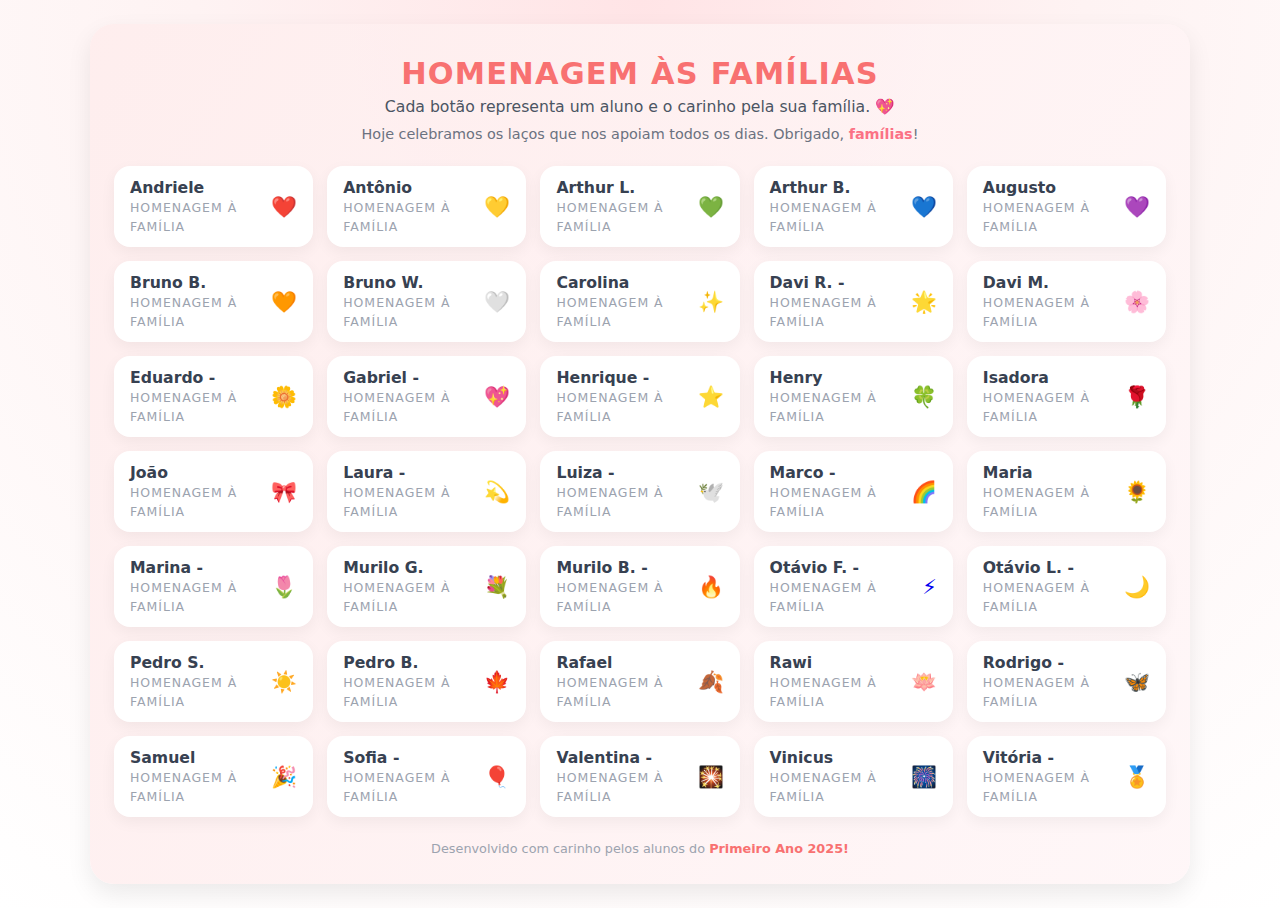
<file: index.html>
<!DOCTYPE html>
<html lang="pt-BR">

<head>
    <meta charset="UTF-8">
    <title>Homenagem às Famílias</title>
    <meta name="viewport" content="width=device-width, initial-scale=1.0">
    <style>
        :root {
            --cor-fundo: #fef3f3;
            --cor-destaque: #f87171;
            --cor-destaque-2: #fb7185;
            --cor-texto: #1f2933;
            --cor-botao: #ffffff;
            --sombra: 0 10px 25px rgba(0, 0, 0, 0.08);
            --radius: 16px;
        }

        * {
            box-sizing: border-box;
            margin: 0;
            padding: 0;
        }

        body {
            font-family: system-ui, -apple-system, BlinkMacSystemFont, "Segoe UI", sans-serif;
            background: radial-gradient(circle at top, #ffe4e6 0, #fef3f3 40%, #ffffff 100%);
            color: var(--cor-texto);
            min-height: 100vh;
            display: flex;
            align-items: center;
            justify-content: center;
            padding: 24px;
        }

        .container {
            width: 100%;
            max-width: 1100px;
            background: rgba(255, 255, 255, 0.95);
            border-radius: 24px;
            box-shadow: var(--sombra);
            padding: 32px 24px 28px;
            position: relative;
            overflow: hidden;
        }

        .faixa-superior {
            position: absolute;
            inset: 0;
            background: linear-gradient(120deg, rgba(248, 113, 113, 0.12), rgba(251, 113, 133, 0.06));
            pointer-events: none;
        }

        .conteudo {
            position: relative;
        }

        header {
            text-align: center;
            margin-bottom: 24px;
        }

        header h1 {
            font-size: 1.9rem;
            font-weight: 700;
            letter-spacing: 0.04em;
            text-transform: uppercase;
            color: var(--cor-destaque);
        }

        header p.subtitulo {
            margin-top: 6px;
            font-size: 0.98rem;
            color: #4b5563;
        }

        .carinho {
            margin-top: 10px;
            font-size: 0.9rem;
            color: #6b7280;
        }

        .carinho span {
            color: var(--cor-destaque-2);
            font-weight: 600;
        }

        .grid-alunos {
            margin-top: 24px;
            display: grid;
            gap: 14px;
            grid-template-columns: repeat(auto-fit, minmax(180px, 1fr));
        }

        .aluno-btn {
            border: none;
            border-radius: var(--radius);
            padding: 12px 16px;
            background: var(--cor-botao);
            box-shadow: 0 5px 15px rgba(0, 0, 0, 0.05);
            display: flex;
            align-items: center;
            justify-content: space-between;
            cursor: pointer;
            transition: transform 0.15s ease, box-shadow 0.15s ease, background 0.15s ease;
            text-align: left;
            text-decoration: none;
        }

        .aluno-btn span.nome {
            font-weight: 600;
            font-size: 0.98rem;
            color: #374151;
        }

        .aluno-btn span.familia {
            font-size: 0.78rem;
            text-transform: uppercase;
            letter-spacing: 0.08em;
            color: #9ca3af;
        }

        .aluno-btn .icone {
            font-size: 1.3rem;
            margin-left: 10px;
        }

        .aluno-btn:hover {
            transform: translateY(-2px);
            box-shadow: 0 10px 25px rgba(248, 113, 113, 0.18);
            background: linear-gradient(120deg, #fee2e2, #ffe4e6);
        }

        .aluno-btn:hover span.nome {
            color: #b91c1c;
        }

        footer {
            margin-top: 24px;
            text-align: center;
            font-size: 0.8rem;
            color: #9ca3af;
        }

        footer strong {
            color: var(--cor-destaque);
        }

        @media (max-width: 600px) {
            .container {
                padding: 22px 16px 18px;
            }

            header h1 {
                font-size: 1.4rem;
            }

            .aluno-btn {
                padding: 10px 12px;
            }
        }
    </style>
</head>

<body>
    <main class="container">
        <div class="faixa-superior"></div>
        <div class="conteudo">
            <header>
                <h1>Homenagem às Famílias</h1>
                <p class="subtitulo">Cada botão representa um aluno e o carinho pela sua família. 💖</p>
                <p class="carinho">
                    Hoje celebramos os laços que nos apoiam todos os dias. Obrigado, <span>famílias</span>!
                </p>
            </header>

<section class="grid-alunos">

    <!-- 1 a 35 -->
    
    <a href="Andriele/" class="aluno-btn" target="_blank"><div>
        <span class="nome">Andriele</span><br>
        <span class="familia">Homenagem à família</span>
    </div><span class="icone">❤️</span></a>

    <a href="https://familiasite.netlify.app/" class="aluno-btn" target="_blank"><div>
        <span class="nome">Antônio</span><br>
        <span class="familia">Homenagem à família</span>
    </div><span class="icone">💛</span></a>

    <a href="ArthurL/" class="aluno-btn" target="_blank"><div>
        <span class="nome">Arthur L.</span><br>
        <span class="familia">Homenagem à família</span>
    </div><span class="icone">💚</span></a>

    <a href="ArthurB/" class="aluno-btn" target="_blank"><div>
        <span class="nome">Arthur B.</span><br>
        <span class="familia">Homenagem à família</span>
    </div><span class="icone">💙</span></a>

    <a href="https://senacscsrs.github.io/AugustoH/site-familia/?classId=13af6010-ce87-4c8d-8b04-8100da4b55a1&assignmentId=610e556f-eda6-4112-8d77-6044f9165520&submissionId=37505008-944e-fe28-6186-aaf5151da601" class="aluno-btn" target="_blank"><div>
        <span class="nome">Augusto</span><br>
        <span class="familia">Homenagem à família</span>
    </div><span class="icone">💜</span></a>

    <a href="https://brun0-bast0s.github.io/Site-da-Familia/?classId=13af6010-ce87-4c8d-8b04-8100da4b55a1&assignmentId=610e556f-eda6-4112-8d77-6044f9165520&submissionId=d8a5df2b-5f60-c902-8e0b-b17073287dd0" class="aluno-btn" target="_blank"><div>
        <span class="nome">Bruno B.</span><br>
        <span class="familia">Homenagem à família</span>
    </div><span class="icone">🧡</span></a>

    <a href="https://brwojahn.github.io/familia/?classId=13af6010-ce87-4c8d-8b04-8100da4b55a1&assignmentId=610e556f-eda6-4112-8d77-6044f9165520&submissionId=08a67cff-d710-7a8f-b4aa-6fa3939b2644" class="aluno-btn" target="_blank"><div>
        <span class="nome">Bruno W.</span><br>
        <span class="familia">Homenagem à família</span>
    </div><span class="icone">🤍</span></a>

    <a href="Carolina/" class="aluno-btn" target="_blank"><div>
        <span class="nome">Carolina</span><br>
        <span class="familia">Homenagem à família</span>
    </div><span class="icone">✨</span></a>

    <a href="erro.html" class="aluno-btn" target="_blank"><div>
        <span class="nome">Davi R. -</span><br>
        <span class="familia">Homenagem à família</span>
    </div><span class="icone">🌟</span></a>

    <a href="DaviM/" class="aluno-btn" target="_blank"><div>
        <span class="nome">Davi M.</span><br>
        <span class="familia">Homenagem à família</span>
    </div><span class="icone">🌸</span></a>

    <a href="erro.html" class="aluno-btn" target="_blank"><div>
        <span class="nome">Eduardo -</span><br>
        <span class="familia">Homenagem à família</span>
    </div><span class="icone">🌼</span></a>

    <a href="erro.html" class="aluno-btn" target="_blank"><div>
        <span class="nome">Gabriel -</span><br>
        <span class="familia">Homenagem à família</span>
    </div><span class="icone">💖</span></a>

    <a href="erro.html" class="aluno-btn" target="_blank"><div>
        <span class="nome">Henrique -</span><br>
        <span class="familia">Homenagem à família</span>
    </div><span class="icone">⭐</span></a>

    <a href="Henry/" class="aluno-btn" target="_blank"><div>
        <span class="nome">Henry</span><br>
        <span class="familia">Homenagem à família</span>
    </div><span class="icone">🍀</span></a>

    <a href="Isadora/" class="aluno-btn" target="_blank"><div>
        <span class="nome">Isadora</span><br>
        <span class="familia">Homenagem à família</span>
    </div><span class="icone">🌹</span></a>

    <a href="https://senacscsrs.github.io/JoaoJ/simuladotec/index.html?classId=13af6010-ce87-4c8d-8b04-8100da4b55a1&assignmentId=610e556f-eda6-4112-8d77-6044f9165520&submissionId=4930a8d5-416f-1223-3c36-962bd853b272" class="aluno-btn" target="_blank"><div>
        <span class="nome">João</span><br>
        <span class="familia">Homenagem à família</span>
    </div><span class="icone">🎀</span></a>

    <a href="erro.html" class="aluno-btn" target="_blank"><div>
        <span class="nome">Laura -</span><br>
        <span class="familia">Homenagem à família</span>
    </div><span class="icone">💫</span></a>

    <a href="erro.html" class="aluno-btn" target="_blank"><div>
        <span class="nome">Luiza -</span><br>
        <span class="familia">Homenagem à família</span>
    </div><span class="icone">🕊️</span></a>

    <a href="erro.html" class="aluno-btn" target="_blank"><div>
        <span class="nome">Marco -</span><br>
        <span class="familia">Homenagem à família</span>
    </div><span class="icone">🌈</span></a>

    <a href="Maria/" class="aluno-btn" target="_blank"><div>
        <span class="nome">Maria</span><br>
        <span class="familia">Homenagem à família</span>
    </div><span class="icone">🌻</span></a>

    <a href="erro.html" class="aluno-btn" target="_blank"><div>
        <span class="nome">Marina -</span><br>
        <span class="familia">Homenagem à família</span>
    </div><span class="icone">🌷</span></a>

    <a href="https://murilopontogif.github.io/site-da-familia/?classId=13af6010-ce87-4c8d-8b04-8100da4b55a1&assignmentId=610e556f-eda6-4112-8d77-6044f9165520&submissionId=1653ce17-7ff7-a020-71a4-334d930fcfea" class="aluno-btn" target="_blank"><div>
        <span class="nome">Murilo G.</span><br>
        <span class="familia">Homenagem à família</span>
    </div><span class="icone">💐</span></a>

    <a href="erro.html" class="aluno-btn" target="_blank"><div>
        <span class="nome">Murilo B. -</span><br>
        <span class="familia">Homenagem à família</span>
    </div><span class="icone">🔥</span></a>

    <a href="erro.html" class="aluno-btn" target="_blank"><div>
        <span class="nome">Otávio F. -</span><br>
        <span class="familia">Homenagem à família</span>
    </div><span class="icone">⚡</span></a>

    <a href="erro.html" class="aluno-btn" target="_blank"><div>
        <span class="nome">Otávio L. -</span><br>
        <span class="familia">Homenagem à família</span>
    </div><span class="icone">🌙</span></a>

    <a href="https://pedrom5.github.io/homenagemfamilia/?classId=13af6010-ce87-4c8d-8b04-8100da4b55a1&assignmentId=610e556f-eda6-4112-8d77-6044f9165520&submissionId=db433042-0904-14de-bdbc-4da3b64f161a" class="aluno-btn" target="_blank"><div>
        <span class="nome">Pedro S.</span><br>
        <span class="familia">Homenagem à família</span>
    </div><span class="icone">☀️</span></a>

    <a href="https://66bava.github.io/sitefamilia/?classId=13af6010-ce87-4c8d-8b04-8100da4b55a1&assignmentId=610e556f-eda6-4112-8d77-6044f9165520&submissionId=2497b551-c304-d8c4-ffa7-c9cde1b2de92" class="aluno-btn" target="_blank"><div>
        <span class="nome">Pedro B.</span><br>
        <span class="familia">Homenagem à família</span>
    </div><span class="icone">🍁</span></a>

    <a href="https://rafamarques09.github.io/HomenagemFamilia/?classId=13af6010-ce87-4c8d-8b04-8100da4b55a1&assignmentId=610e556f-eda6-4112-8d77-6044f9165520&submissionId=9e5cf396-988f-c9af-267f-481679c24351" class="aluno-btn" target="_blank"><div>
        <span class="nome">Rafael</span><br>
        <span class="familia">Homenagem à família</span>
    </div><span class="icone">🍂</span></a>

    <a href="https://rawimohr.github.io/Simulado-Avaliacao/?classId=13af6010-ce87-4c8d-8b04-8100da4b55a1&assignmentId=610e556f-eda6-4112-8d77-6044f9165520&submissionId=7dddc2cf-f27b-fd65-76d7-f40d4e6e743c" class="aluno-btn" target="_blank"><div>
        <span class="nome">Rawi</span><br>
        <span class="familia">Homenagem à família</span>
    </div><span class="icone">🪷</span></a>

    <a href="erro.html" class="aluno-btn" target="_blank"><div>
        <span class="nome">Rodrigo -</span><br>
        <span class="familia">Homenagem à família</span>
    </div><span class="icone">🦋</span></a>

    <a href="Samuel/" class="aluno-btn" target="_blank"><div>
        <span class="nome">Samuel</span><br>
        <span class="familia">Homenagem à família</span>
    </div><span class="icone">🎉</span></a>

    <a href="erro.html" class="aluno-btn" target="_blank"><div>
        <span class="nome">Sofia -</span><br>
        <span class="familia">Homenagem à família</span>
    </div><span class="icone">🎈</span></a>

    <a href="erro.html" class="aluno-btn" target="_blank"><div>
        <span class="nome">Valentina -</span><br>
        <span class="familia">Homenagem à família</span>
    </div><span class="icone">🎇</span></a>

    <a href="https://vini-8.github.io/Simulado/?classId=13af6010-ce87-4c8d-8b04-8100da4b55a1&assignmentId=610e556f-eda6-4112-8d77-6044f9165520&submissionId=0deea3f0-50f6-0ec1-25cb-88fe8ee39bad" class="aluno-btn" target="_blank"><div>
        <span class="nome">Vinicus</span><br>
        <span class="familia">Homenagem à família</span>
    </div><span class="icone">🎆</span></a>

    <a href="erro.html" class="aluno-btn" target="_blank"><div>
        <span class="nome">Vitória -</span><br>
        <span class="familia">Homenagem à família</span>
    </div><span class="icone">🏅</span></a>

</section>



            <footer>
                Desenvolvido com carinho pelos alunos do <strong>Primeiro Ano 2025!</strong>
            </footer>
        </div>
    </main>
</body>

</html>
</file>
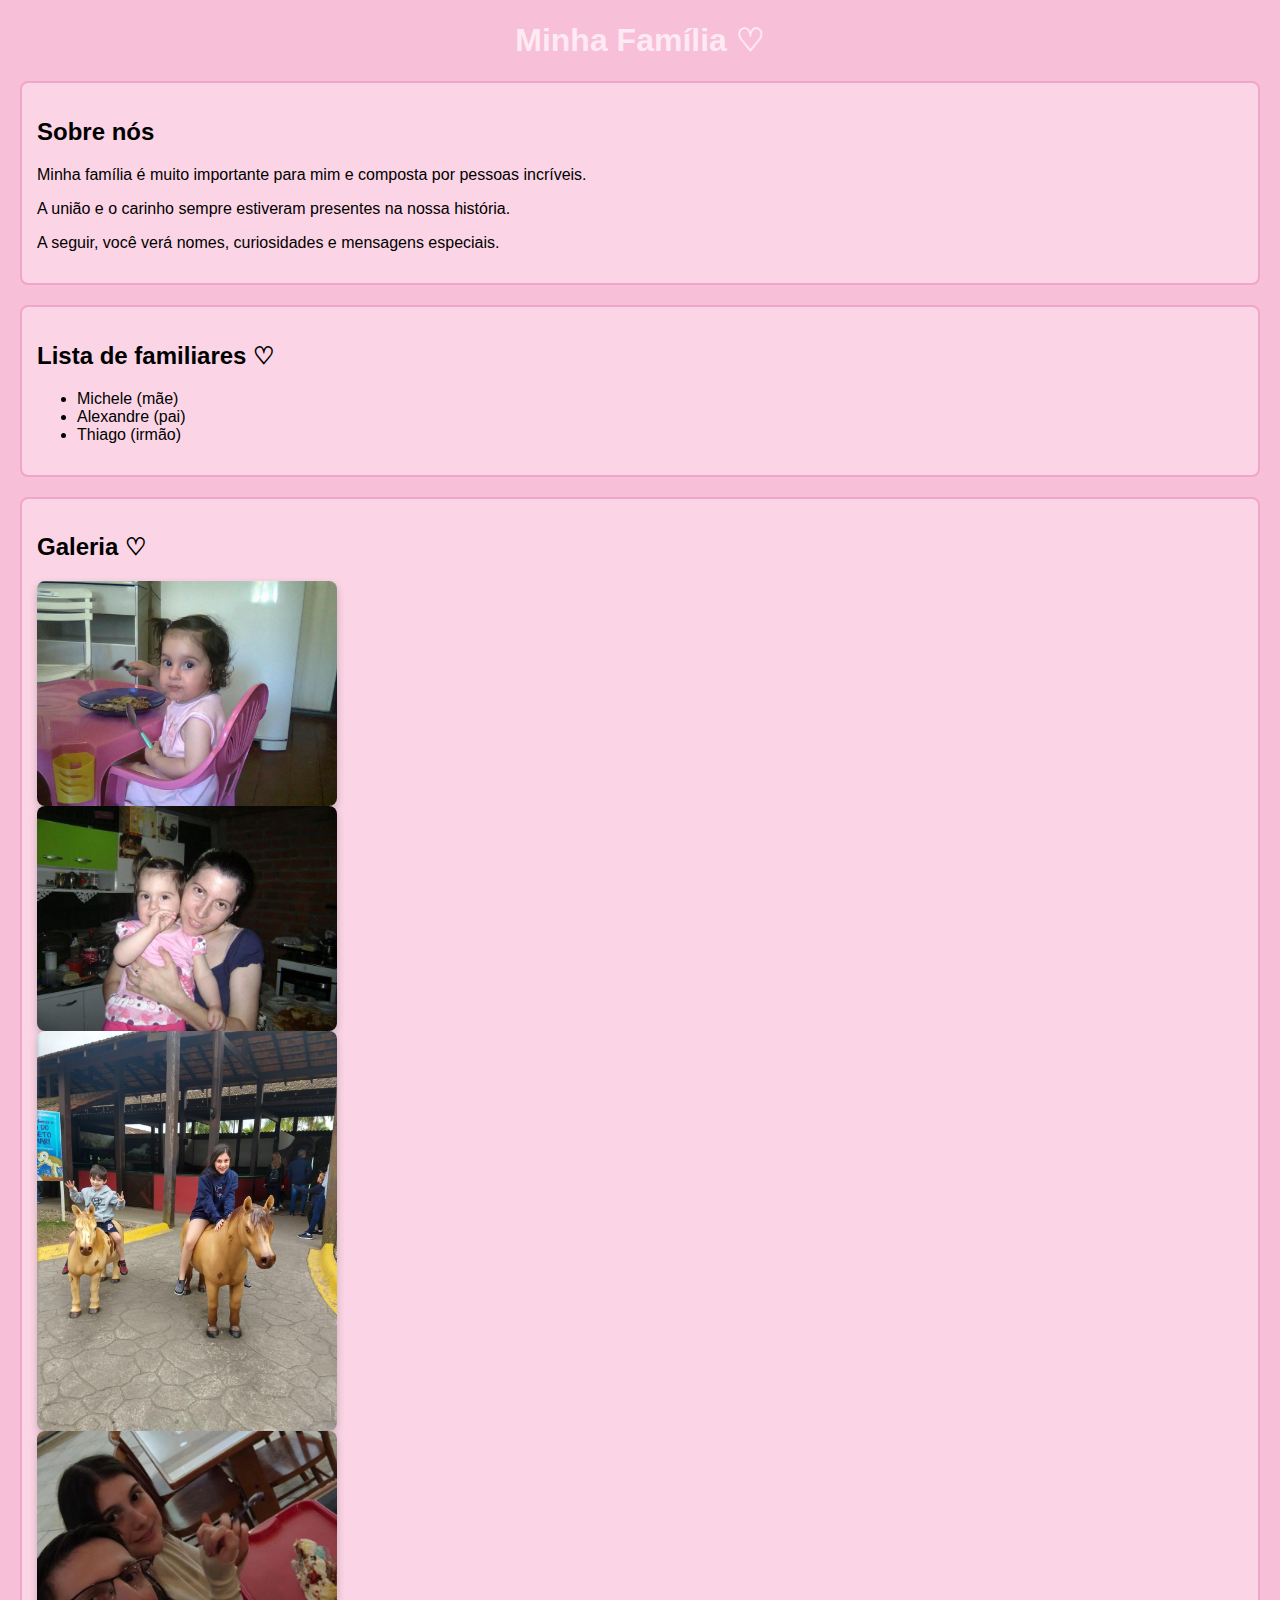
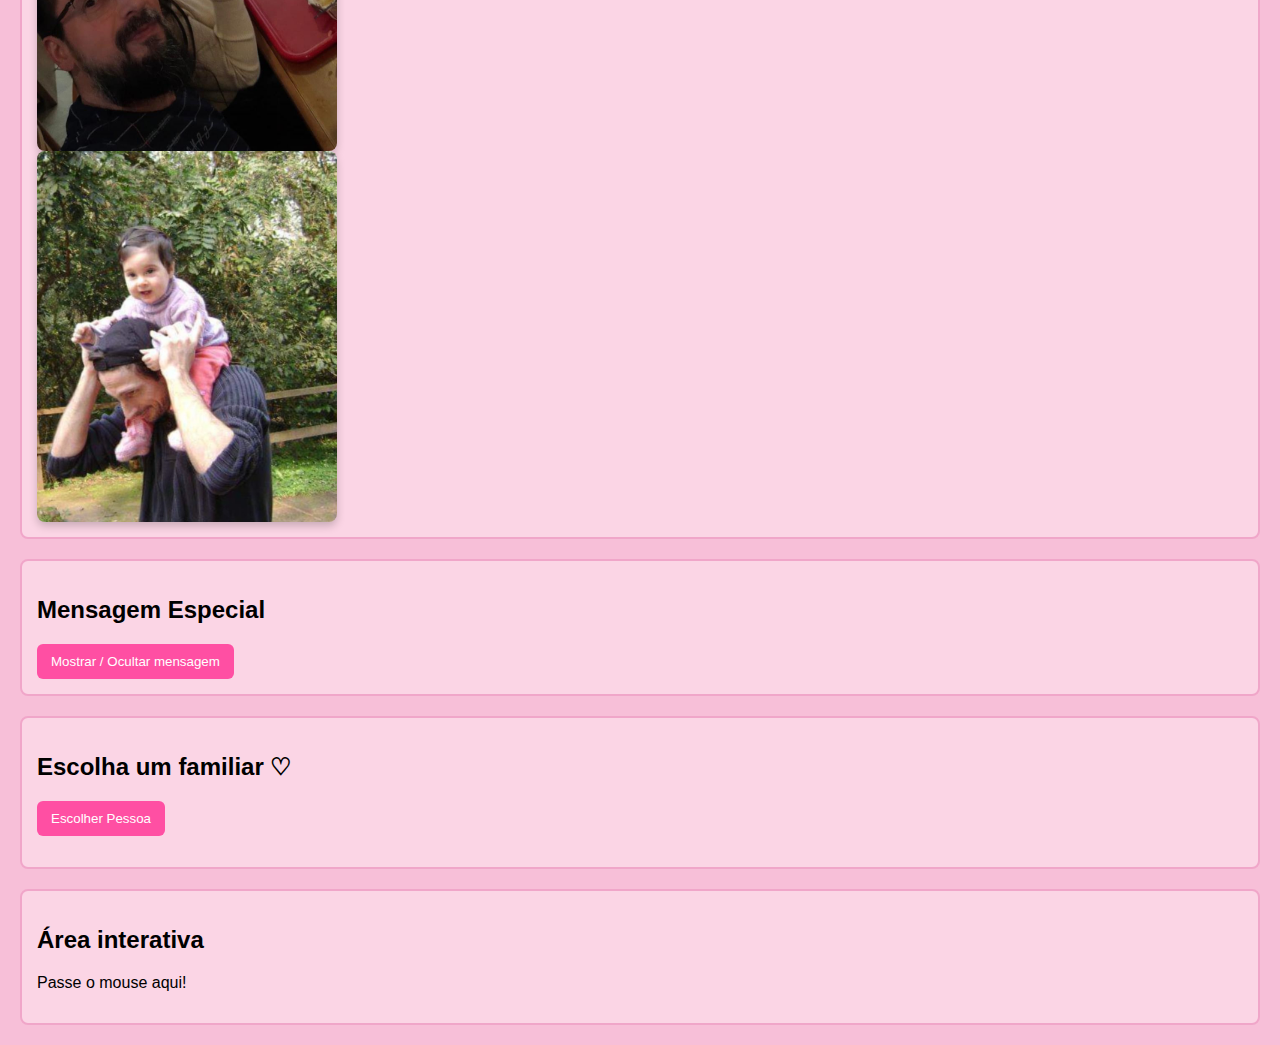
<file: Andriele/index.html>
<!DOCTYPE html>
<html lang="pt-br">

<head>
    <meta charset="UTF-8">
    <title>Minha Família ♡</title>
    <link rel="stylesheet" href="style2.css">

</head>

<body>

    <h1>Minha Família ♡</h1>

    <div class="caixa">
        <h2>Sobre nós</h2>
        <p>Minha família é muito importante para mim e composta por pessoas incríveis.</p>
        <p>A união e o carinho sempre estiveram presentes na nossa história.</p>
        <p>A seguir, você verá nomes, curiosidades e mensagens especiais.</p>
    </div>

    <div class="caixa">
        <h2>Lista de familiares ♡</h2>
        <ul id="listaFamilia"></ul>
    </div>

    <div class="caixa">
        <h2>Galeria ♡</h2>
        <div>
            <img src="1.jpg" alt="Minha foto" class="comida" />
            <img src="euemae.jpeg" alt="Minha foto" class="casa" />
            <img src="3.jpeg" alt="Minha foto" class="cavalo" />
            <img src="euepai.jpeg" alt="Minha foto" class="pai" />
           <img src="pai.jpeg" alt="Minha foto" class="paii" />

        </div>
    </div>

    <div class="caixa">
        <h2>Mensagem Especial</h2>
        <button class="botao" onclick="mostrarMensagem()">Mostrar / Ocultar mensagem</button>
        <p id="msg" class="mensagem-especial" style="display:none;">
            Minha família é meu maior amor! 💗
        </p>
    </div>

    <div class="caixa">
        <h2>Escolha um familiar ♡</h2>
        <button class="botao" onclick="escolherMensagem()">Escolher Pessoa</button>
        <p id="msgFamiliar"></p>
    </div>

    <div class="caixa">
        <h2>Área interativa</h2>
        <p id="hoverArea" onmouseover="trocarTexto()" onmouseout="voltarTexto()">
            Passe o mouse aqui!
        </p>
    </div>

    <script src="script.js">

    </script>

</body>

</html>
</file>
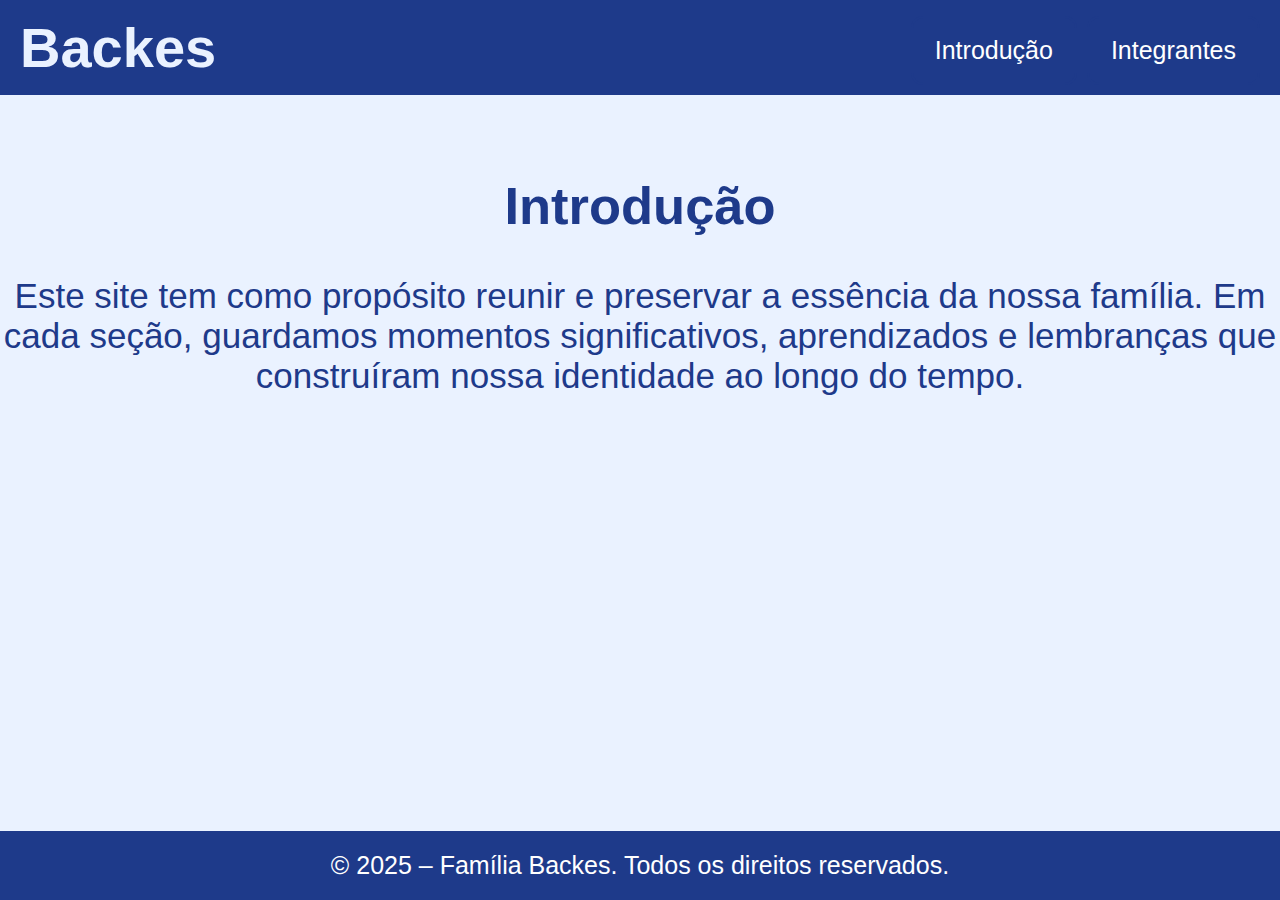
<file: ArthurB/index.html>
<!DOCTYPE html>
<html lang="pt-br">

<head>
    <meta charset="UTF-8">
    <meta name="viewport" content="width=device-width, initial-scale=1.0">
    <title>Família Backes</title>
    <link rel="stylesheet" href="c.css">
</head>
<body>
    <header class="titulo">
    <h1>Backes</h1>
    <div class="botao-paginas">
    <a href="index.html">
    <button >Introdução</button>
    </a>
    <a href="integrantes.html">
    <button >Integrantes</button>
    </a>
    </div>
    </header>
        <div class="title">
            <br>
            <br>
            <h2><strong>Introdução</strong></h2>
            <br>
            <p>Este site tem como propósito reunir e preservar a essência da nossa família. Em cada seção, guardamos momentos significativos, aprendizados e lembranças que construíram nossa identidade ao longo do tempo.</p>
            <br>
                <br>
        <footer>
            <p>© 2025 – Família Backes. Todos os direitos reservados. </p>
        </footer>

    
</body>

</html>
</file>
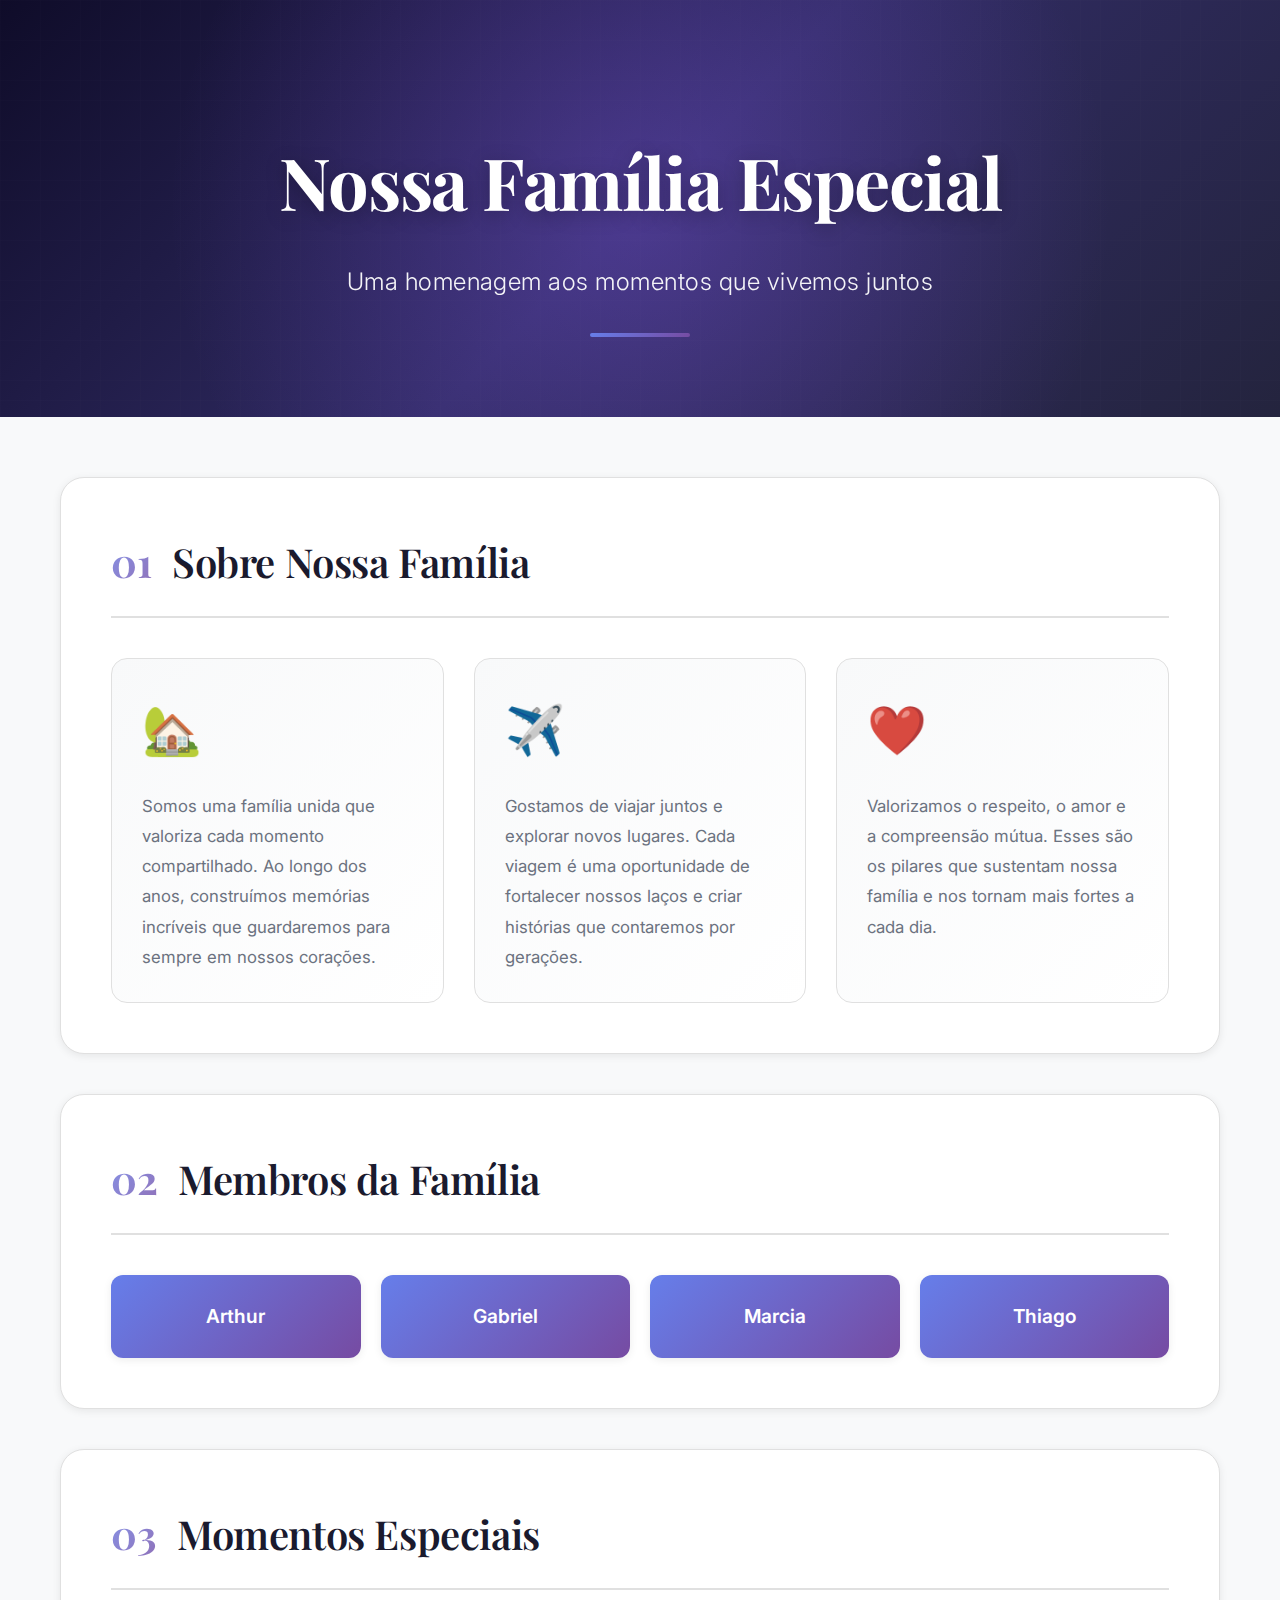
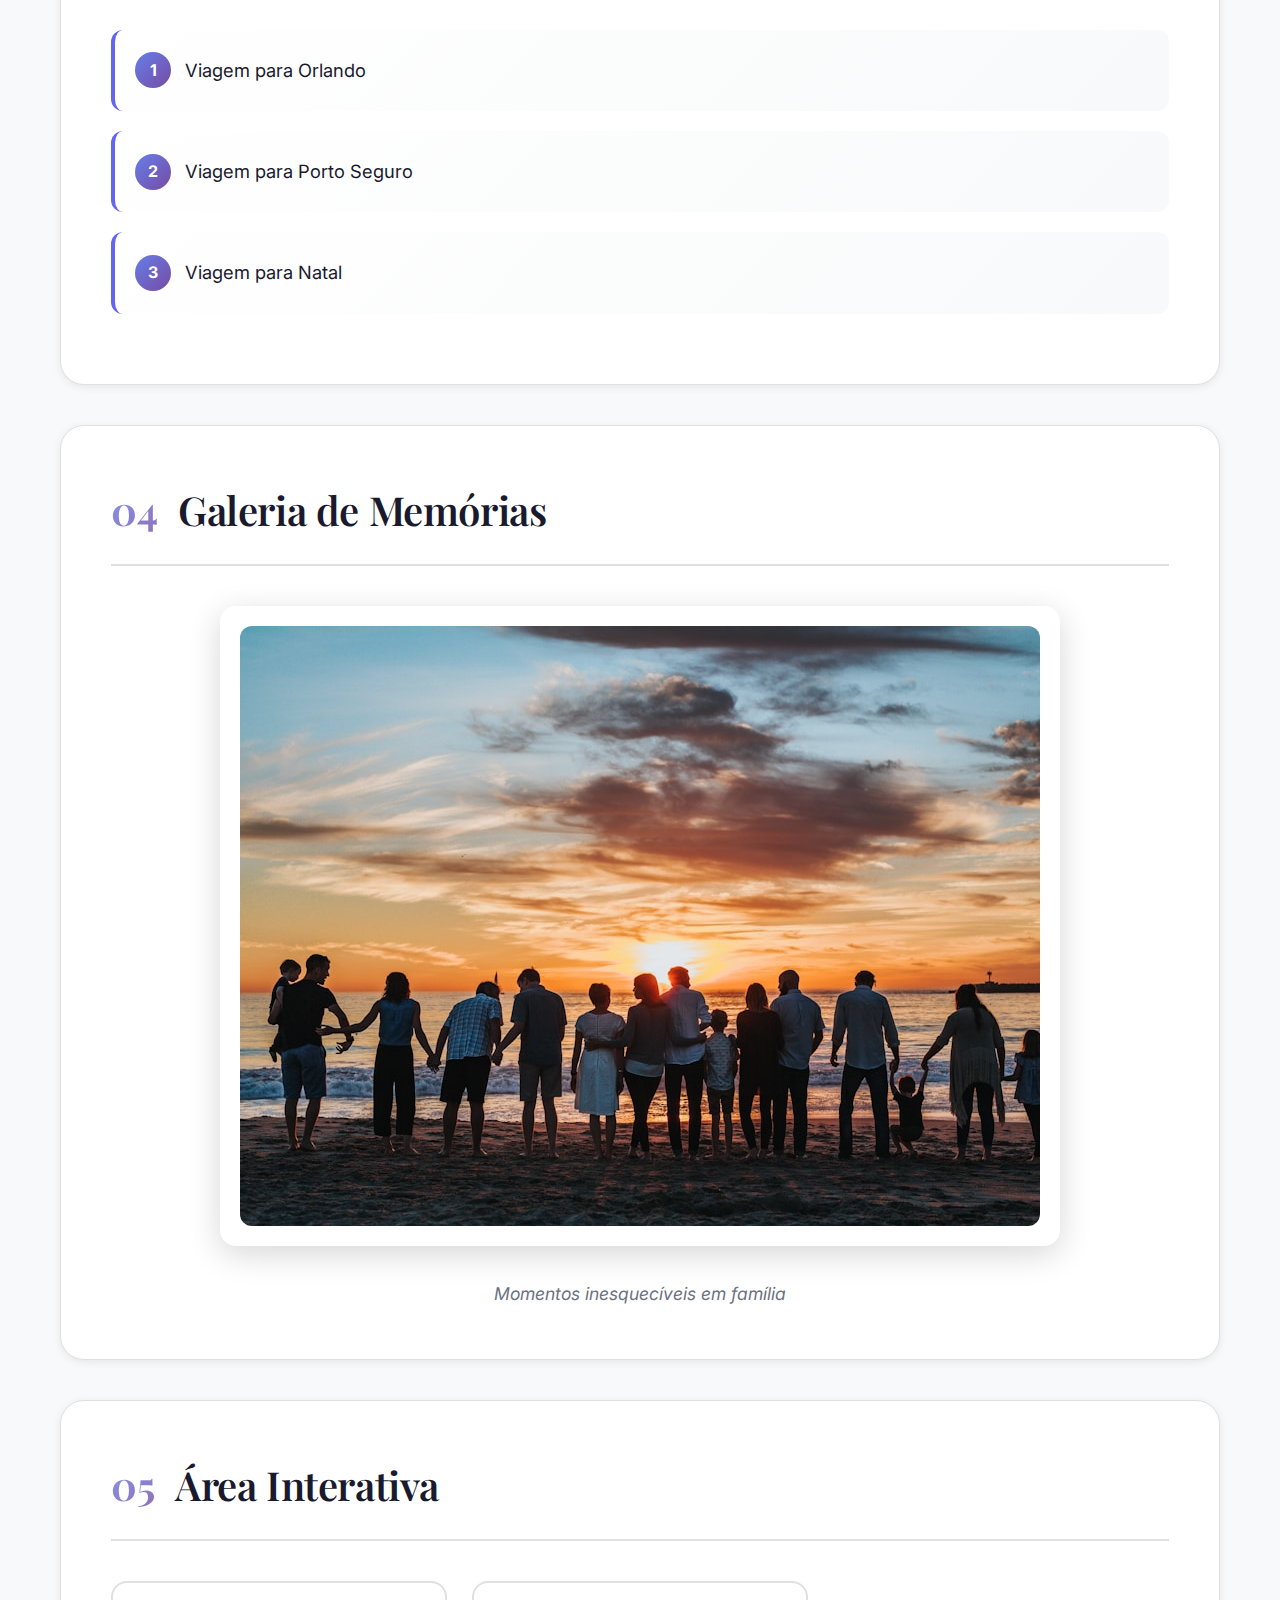
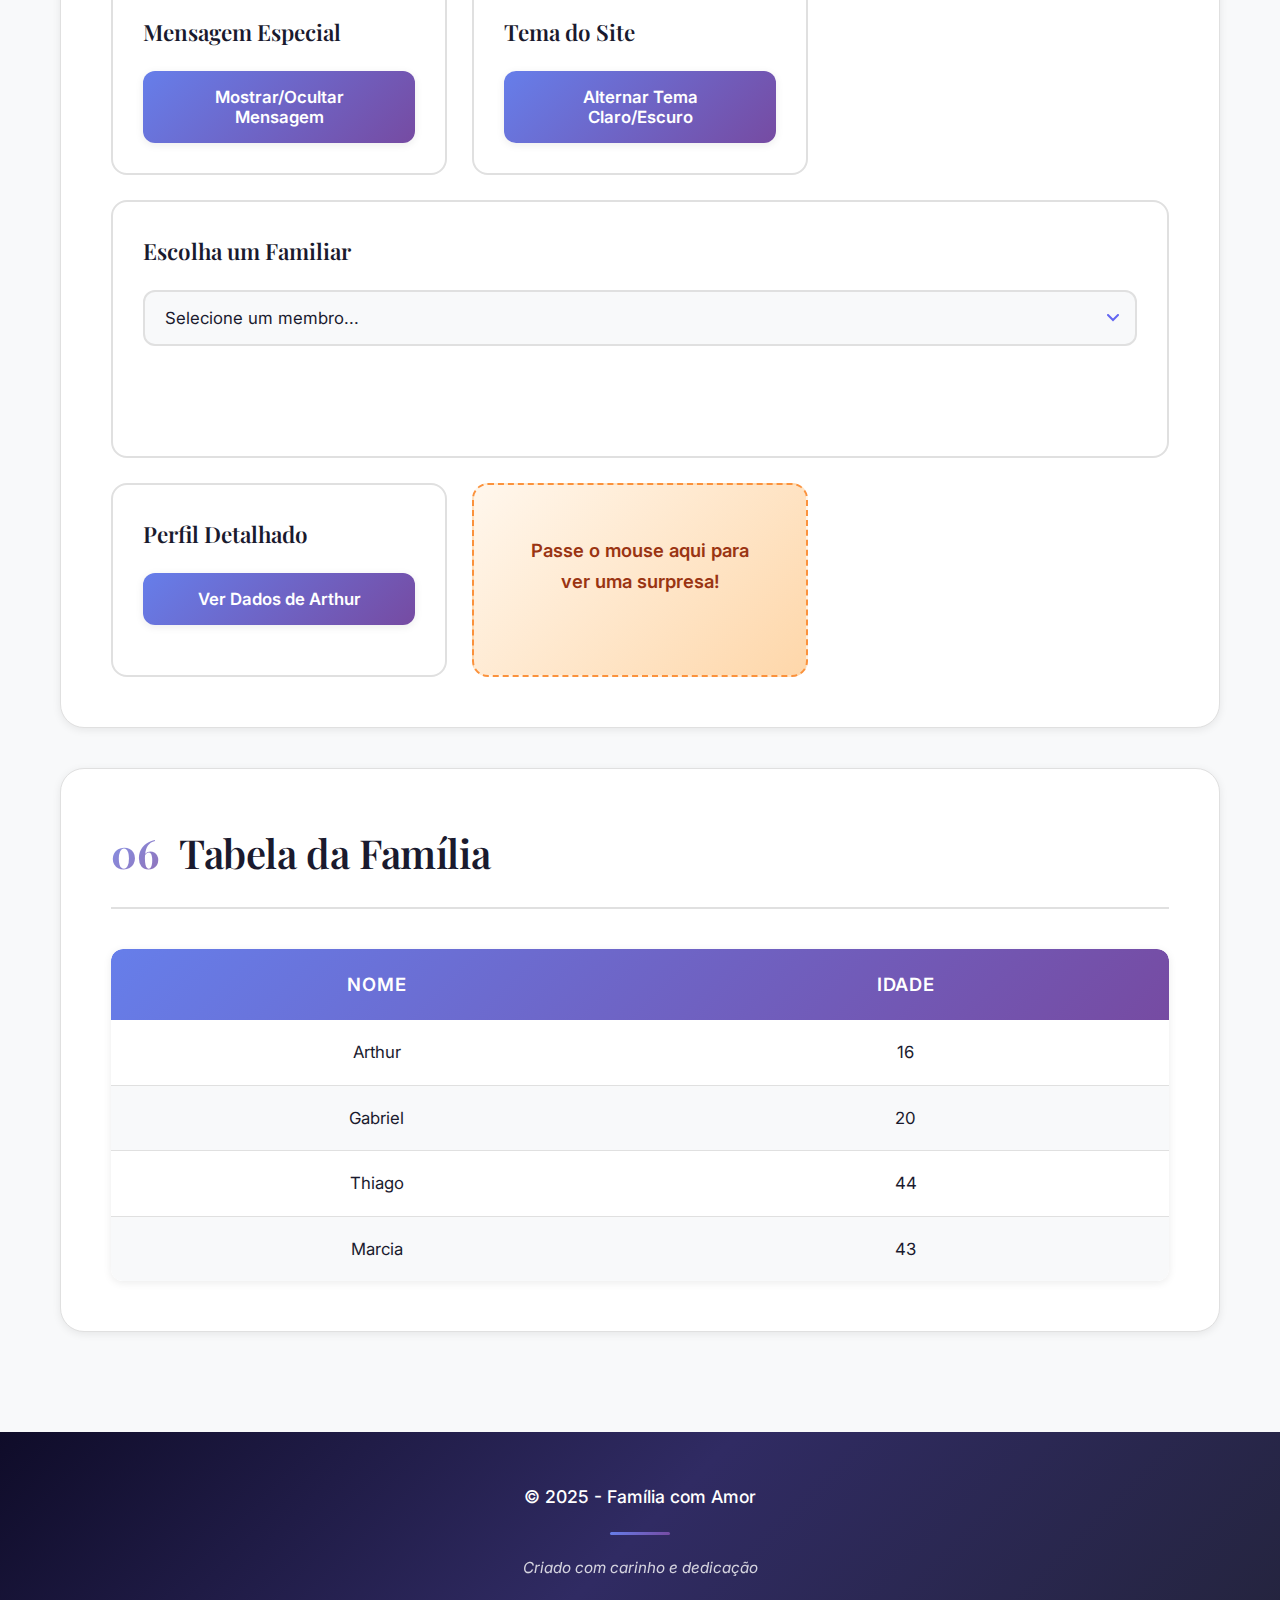
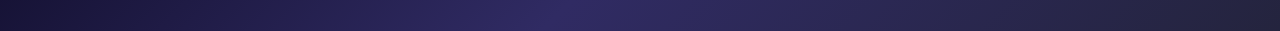
<file: ArthurL/index.html>
<!DOCTYPE html>
<html lang="pt-BR">
<head>
    <meta charset="UTF-8">
    <meta name="viewport" content="width=device-width, initial-scale=1.0">
    <title>Homenagem à Nossa Família</title>
    <link rel="preconnect" href="https://fonts.googleapis.com">
    <link rel="preconnect" href="https://fonts.gstatic.com" crossorigin>
    <link href="https://fonts.googleapis.com/css2?family=Playfair+Display:wght@400;600;700&family=Inter:wght@300;400;500;600;700&display=swap" rel="stylesheet">
    <link rel="stylesheet" href="styles.css">
</head>
<body>
    <div class="page-wrapper">
        <header class="hero-header">
            <div class="hero-overlay"></div>
            <div class="hero-content">
                <h1 class="hero-title">Nossa Família Especial</h1>
                <p class="hero-subtitle">Uma homenagem aos momentos que vivemos juntos</p>
                <div class="hero-divider"></div>
            </div>
        </header>

        <main class="main-content">
            <section class="section-intro">
                <div class="section-header">
                    <span class="section-number">01</span>
                    <h2 class="section-title">Sobre Nossa Família</h2>
                </div>
                <div class="content-grid">
                    <div class="intro-card">
                        <div class="card-icon">🏡</div>
                        <p>Somos uma família unida que valoriza cada momento compartilhado. Ao longo dos anos, construímos memórias incríveis que guardaremos para sempre em nossos corações.</p>
                    </div>
                    <div class="intro-card">
                        <div class="card-icon">✈️</div>
                        <p>Gostamos de viajar juntos e explorar novos lugares. Cada viagem é uma oportunidade de fortalecer nossos laços e criar histórias que contaremos por gerações.</p>
                    </div>
                    <div class="intro-card">
                        <div class="card-icon">❤️</div>
                        <p>Valorizamos o respeito, o amor e a compreensão mútua. Esses são os pilares que sustentam nossa família e nos tornam mais fortes a cada dia.</p>
                    </div>
                </div>
            </section>

            <section class="section-members">
                <div class="section-header">
                    <span class="section-number">02</span>
                    <h2 class="section-title">Membros da Família</h2>
                </div>
                <ul id="lista-membros" class="members-list">
                </ul>
            </section>

            <section class="section-moments">
                <div class="section-header">
                    <span class="section-number">03</span>
                    <h2 class="section-title">Momentos Especiais</h2>
                </div>
                <ol id="lista-momentos" class="moments-list">
                </ol>
            </section>

            <section class="section-gallery">
                <div class="section-header">
                    <span class="section-number">04</span>
                    <h2 class="section-title">Galeria de Memórias</h2>
                </div>
                <div class="gallery-container">
                    <div class="image-frame">
                        <img src="familia.jpg" alt="Foto da família reunida" id="foto-familia">
                    </div>
                    <p class="image-caption">Momentos inesquecíveis em família</p>
                </div>
            </section>

            <section class="section-interactive">
                <div class="section-header">
                    <span class="section-number">05</span>
                    <h2 class="section-title">Área Interativa</h2>
                </div>
                
                <div class="interactive-grid">
                    <div class="interactive-card">
                        <h3 class="card-title">Mensagem Especial</h3>
                        <button onclick="toggleMensagem()" class="btn-modern">
                            <span class="btn-text">Mostrar/Ocultar Mensagem</span>
                        </button>
                        <p id="mensagem-especial" class="special-message hidden">❤️ Família é o nosso maior tesouro! ❤️</p>
                    </div>

                    <div class="interactive-card">
                        <h3 class="card-title">Tema do Site</h3>
                        <button onclick="trocarCores()" class="btn-modern">
                            <span class="btn-text">Alternar Tema Claro/Escuro</span>
                        </button>
                    </div>

                    <div class="interactive-card full-width">
                        <h3 class="card-title">Escolha um Familiar</h3>
                        <div class="select-wrapper">
                            <select id="select-familiar" onchange="mostrarMensagemFamiliar()" class="custom-select">
                                <option value="">Selecione um membro...</option>
                                <option value="Arthur">Arthur</option>
                                <option value="Gabriel">Gabriel</option>
                                <option value="Marcia">Marcia</option>
                                <option value="Thiago">Thiago</option>
                            </select>
                        </div>
                        <div id="mensagem-familiar" class="family-message"></div>
                    </div>

                    <div class="interactive-card">
                        <h3 class="card-title">Perfil Detalhado</h3>
                        <button onclick="mostrarDadosArthur()" class="btn-modern">
                            <span class="btn-text">Ver Dados de Arthur</span>
                        </button>
                        <div id="dados-arthur" class="profile-data"></div>
                    </div>

                    <div class="interactive-card hover-card">
                        <div class="hover-content" onmouseover="mudarTextoHover()" onmouseout="restaurarTextoHover()">
                            <p id="texto-hover" class="hover-text">Passe o mouse aqui para ver uma surpresa!</p>
                        </div>
                    </div>
                </div>
            </section>

            <section class="section-table">
                <div class="section-header">
                    <span class="section-number">06</span>
                    <h2 class="section-title">Tabela da Família</h2>
                </div>
                <div id="tabela-container" class="table-wrapper"></div>
            </section>
        </main>

        <footer class="site-footer">
            <div class="footer-content">
                <p class="footer-text">&copy; 2025 - Família com Amor</p>
                <div class="footer-divider"></div>
                <p class="footer-tagline">Criado com carinho e dedicação</p>
            </div>
        </footer>
    </div>

    <script src="script.js"></script>
</body>
</html>
</file>
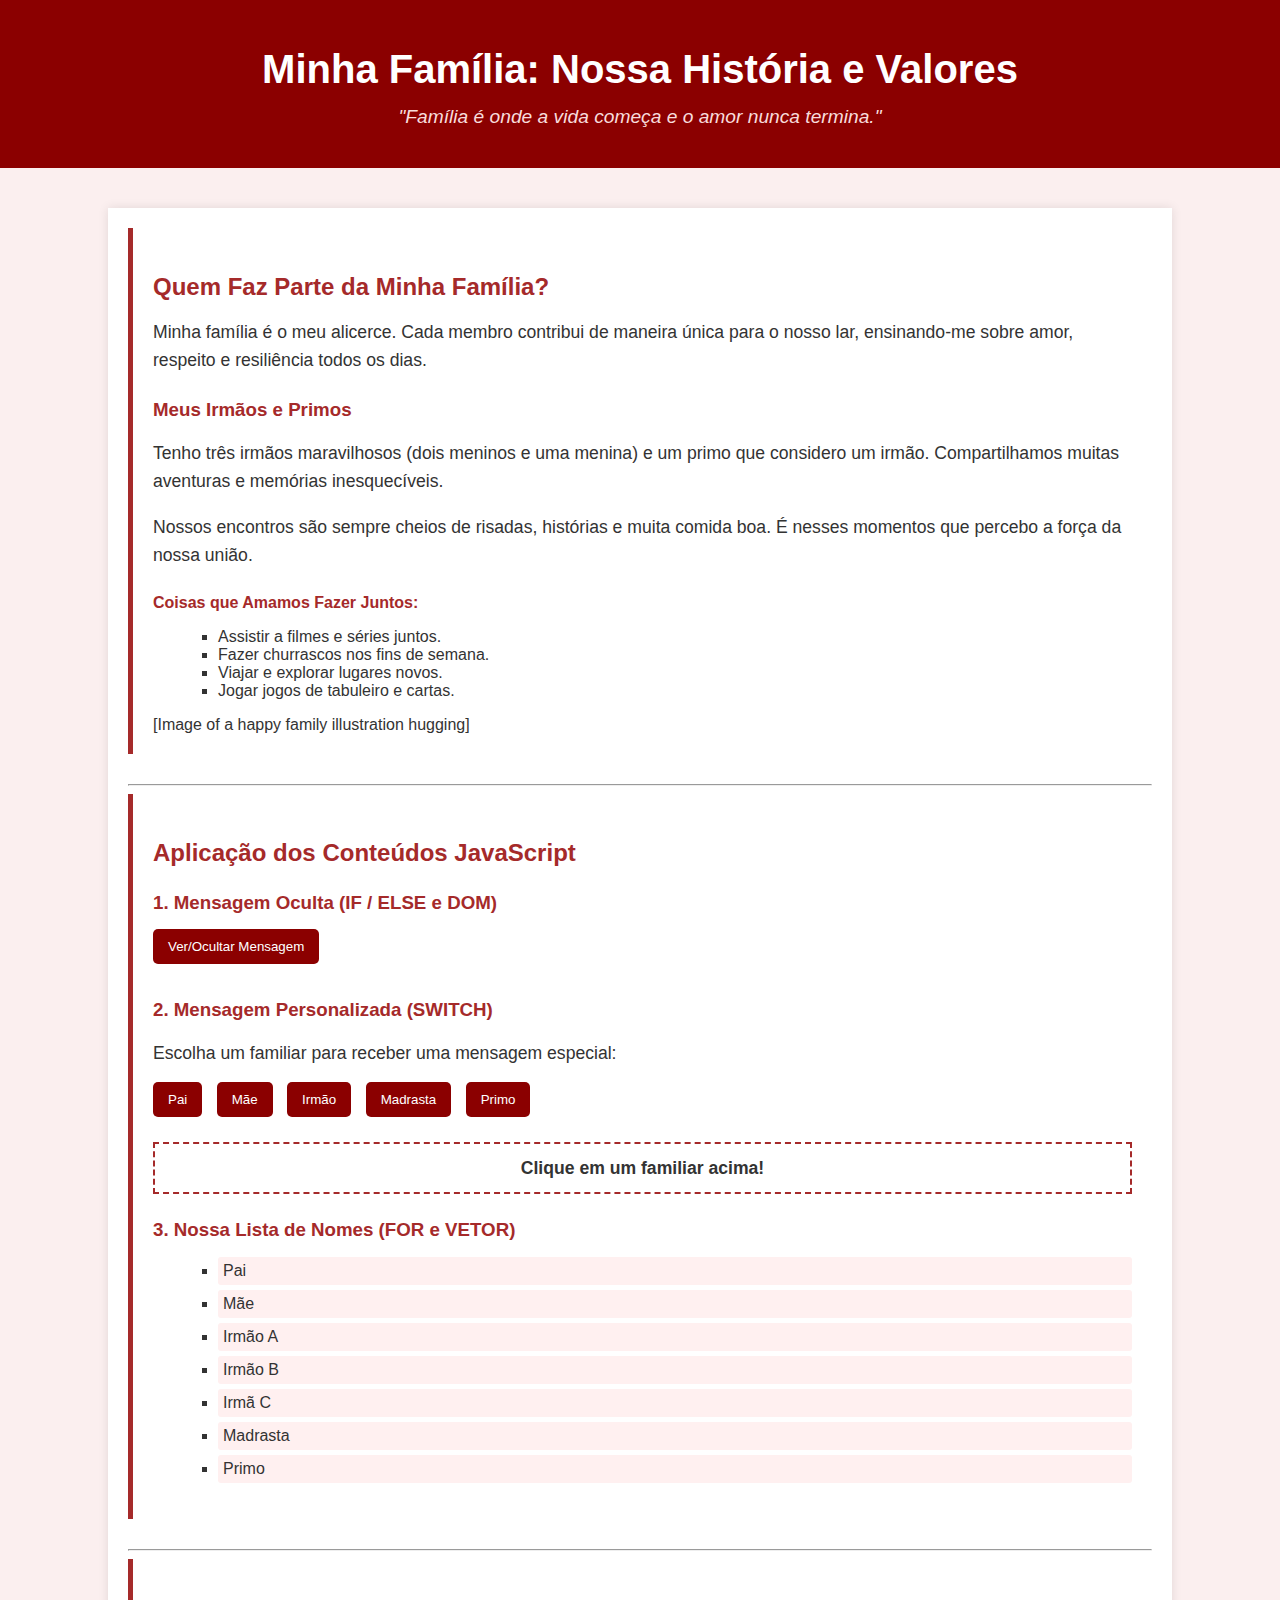
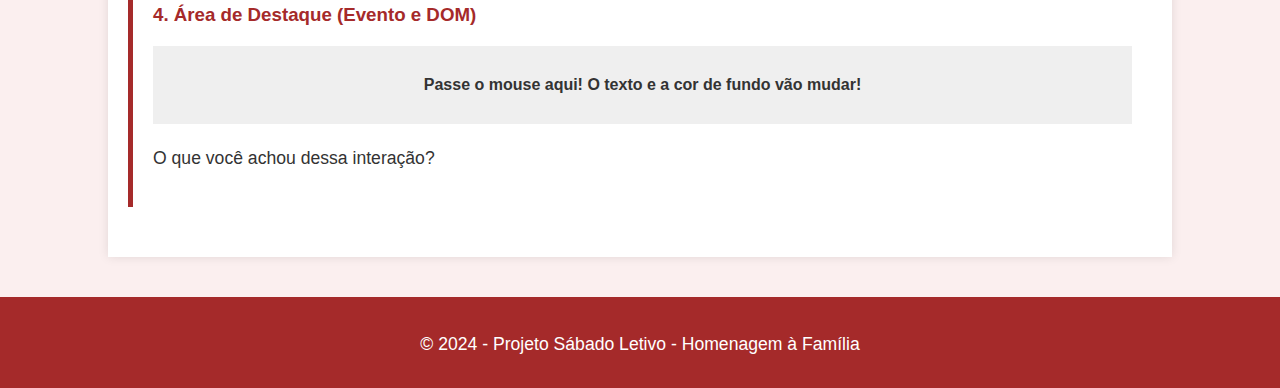
<file: Carolina/index.html>
<!DOCTYPE html>
<html lang="pt-br">
<head>
    <meta charset="UTF-8">
    <meta name="viewport" content="width=device-width, initial-scale=1.0">
    <link rel="stylesheet" href="style.css">
    <title>Minha Família - Nosso Tesouro</title>
</head>
<body>
    <header class="cabecalho">
        <h1>Minha Família: Nossa História e Valores</h1>
        <p class="paragrafo-destaque">"Família é onde a vida começa e o amor nunca termina."</p>
    </header>
    <main class="conteudo-principal">
        <section class="secao-info">
            <h2>Quem Faz Parte da Minha Família?</h2>
            <p>Minha família é o meu alicerce. Cada membro contribui de maneira única para o nosso lar, ensinando-me sobre amor, respeito e resiliência todos os dias.</p>  
            <h3>Meus Irmãos e Primos</h3>
            <p>Tenho três irmãos maravilhosos (dois meninos e uma menina) e um primo que considero um irmão. Compartilhamos muitas aventuras e memórias inesquecíveis.</p>
            <p>Nossos encontros são sempre cheios de risadas, histórias e muita comida boa. É nesses momentos que percebo a força da nossa união.</p>
            <h4>Coisas que Amamos Fazer Juntos:</h4>
            <ul class="lista-hobbies">
                <li>Assistir a filmes e séries juntos.</li>
                <li>Fazer churrascos nos fins de semana.</li>
                <li>Viajar e explorar lugares novos.</li>
                <li>Jogar jogos de tabuleiro e cartas.</li>
            </ul>
[Image of a happy family illustration hugging]
        </section>
        <hr>
        <section class="secao-js">
            <h2>Aplicação dos Conteúdos JavaScript</h2>
            <h3>1. Mensagem Oculta (IF / ELSE e DOM)</h3>
            <p id="frase-secreta" style="display: none;">**Esta é uma mensagem especial para a família: Vocês são a minha maior inspiração!**</p>
            <button id="btn-alternar" onclick="alternarFrase()">Ver/Ocultar Mensagem</button>
            <h3>2. Mensagem Personalizada (SWITCH)</h3>
            <p>Escolha um familiar para receber uma mensagem especial:</p>
            <button onclick="escolherFamiliar('Pai')">Pai</button>
            <button onclick="escolherFamiliar('Mãe')">Mãe</button>
            <button onclick="escolherFamiliar('Irmão')">Irmão</button>
            <button onclick="escolherFamiliar('Madrasta')">Madrasta</button>
            <button onclick="escolherFamiliar('Primo')">Primo</button>
            <p id="mensagem-switch" class="mensagem-personalizada">Clique em um familiar acima!</p>
            <h3>3. Nossa Lista de Nomes (FOR e VETOR)</h3>
            <ul id="lista-familiares-js">
                </ul>
        </section>
        <hr>
        <section class="secao-evento">
            <h3>4. Área de Destaque (Evento e DOM)</h3>
            <div 
                id="area-destaque" 
                class="area-interativa" 
                onmouseover="destacarArea()" 
                onmouseout="resetarArea()"
            >
                Passe o mouse aqui! O texto e a cor de fundo vão mudar!
            </div>
            <p id="texto-evento">O que você achou dessa interação?</p>
        </section>
    </main>
    <footer>
        <p>&copy; 2024 - Projeto Sábado Letivo - Homenagem à Família</p>
    </footer>
    <script src="script.js"></script>
</body>
</html>
</file>
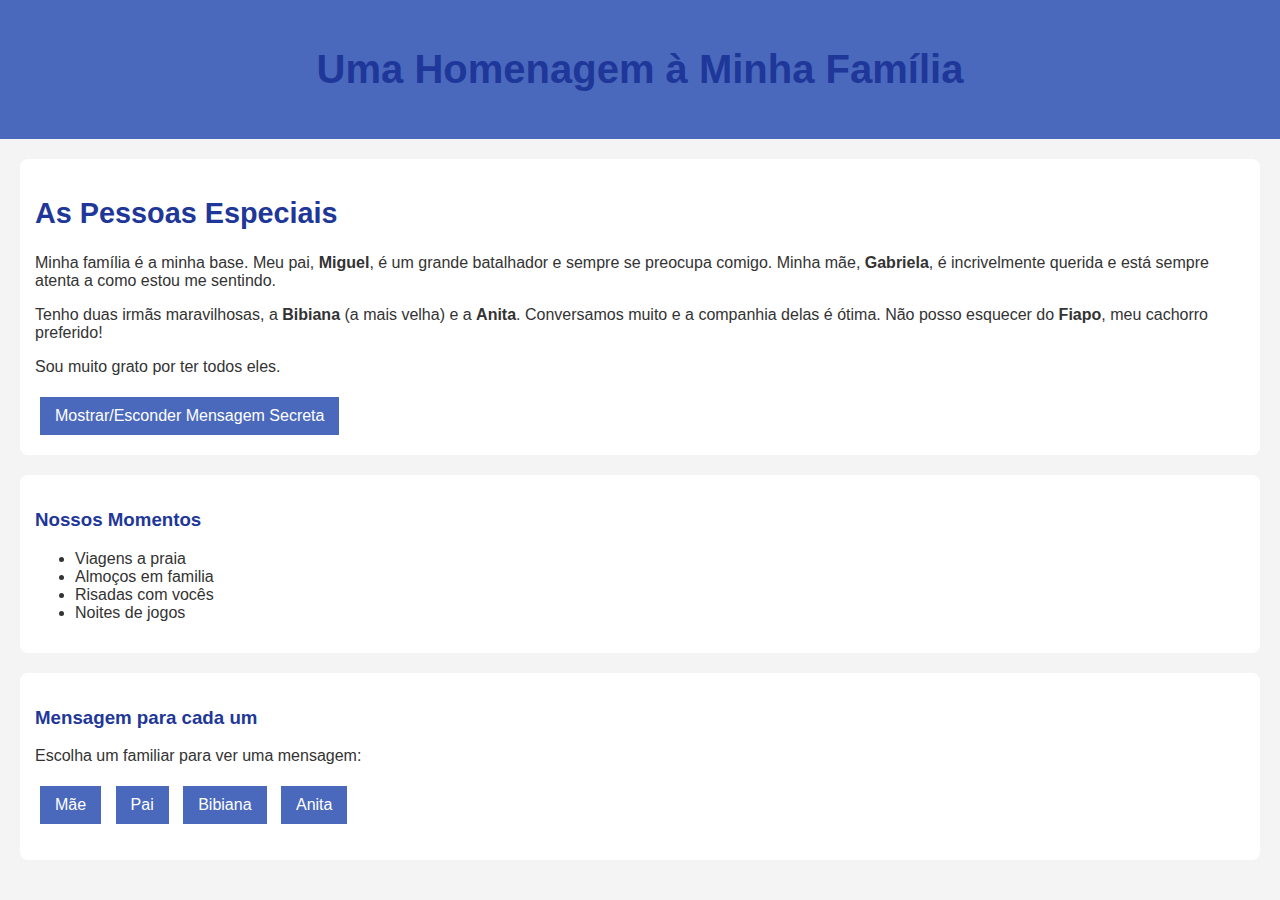
<file: DaviM/index.html>
<!DOCTYPE html>
<html lang="pt-br">
<head>
    <meta charset="UTF-8">
    <meta name="viewport" content="width=device-width, initial-scale=1.0">
    <title>Minha Família Querida</title>
    <link rel="stylesheet" href="style.css">
</head>
<body>

    <header class="cabecalho">
        <h1>Uma Homenagem à Minha Família</h1>
    </header>

    <main>
        <section class="secao-membros">
            <h2>As Pessoas Especiais</h2>
            <p>Minha família é a minha base. Meu pai, <strong>Miguel</strong>, é um grande batalhador e sempre se preocupa comigo. Minha mãe, <strong>Gabriela</strong>, é incrivelmente querida e está sempre atenta a como estou me sentindo.</p>
            <p>Tenho duas irmãs maravilhosas, a <strong>Bibiana</strong> (a mais velha) e a <strong>Anita</strong>. Conversamos muito e a companhia delas é ótima. Não posso esquecer do <strong>Fiapo</strong>, meu cachorro preferido!</p>
            <p>Sou muito grato por ter todos eles.</p>

            

            <button id="btn-mensagem">Mostrar/Esconder Mensagem Secreta</button>
            <p id="mensagem-secreta" class="mensagem-escondida">Vocês são tudo para mim!</p>
        </section>

        <section class="secao-lista">
            <h3>Nossos Momentos</h3>
            <ul id="lista-momentos">
                </ul>
        </section>

        <section class="secao-switch">
            <h3>Mensagem para cada um</h3>
            <p>Escolha um familiar para ver uma mensagem:</p>
            <button onclick="mostrarMensagem('Gabriela')">Mãe</button>
            <button onclick="mostrarMensagem('Miguel')">Pai</button>
            <button onclick="mostrarMensagem('Bibiana')">Bibiana</button>
            <button onclick="mostrarMensagem('Anita')">Anita</button>
            <p id="resultado-switch"></p>
        </section>

    </main>

    <script src="script.js"></script>
</body>
</html>
</file>
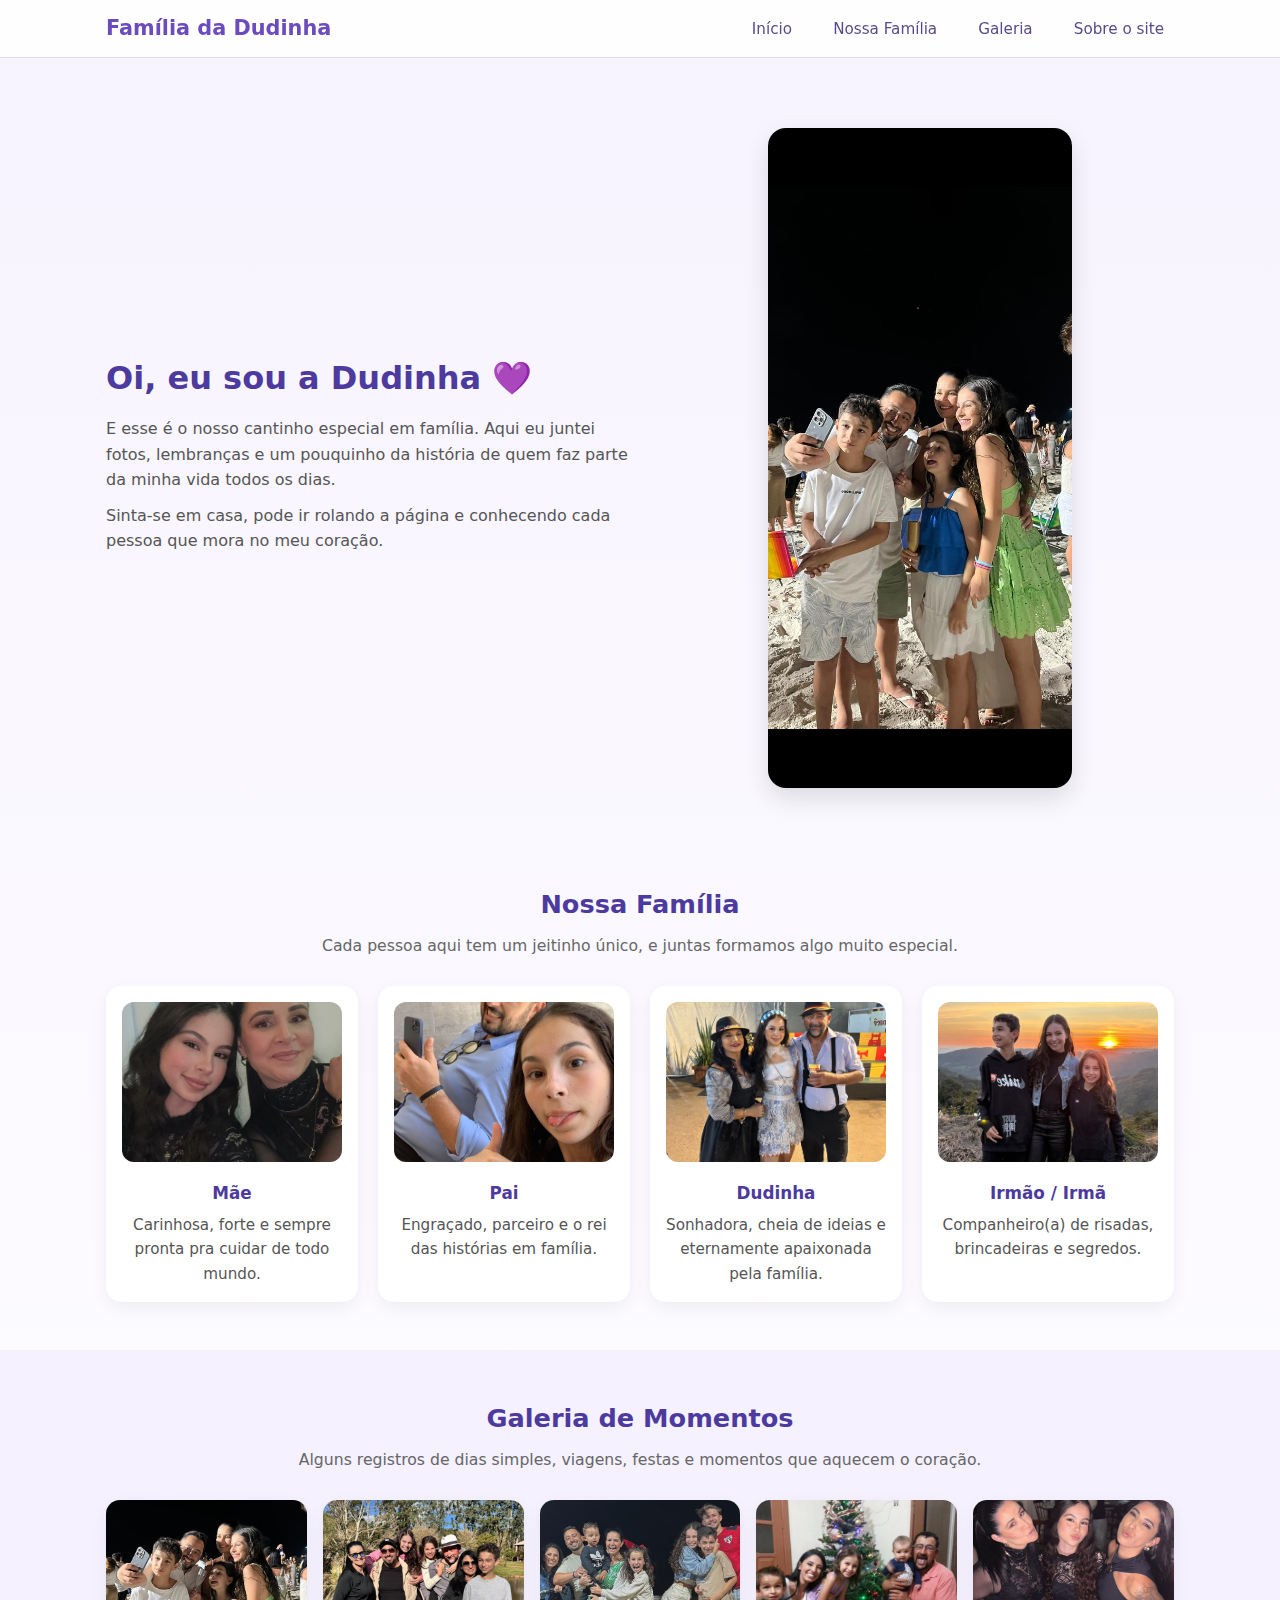
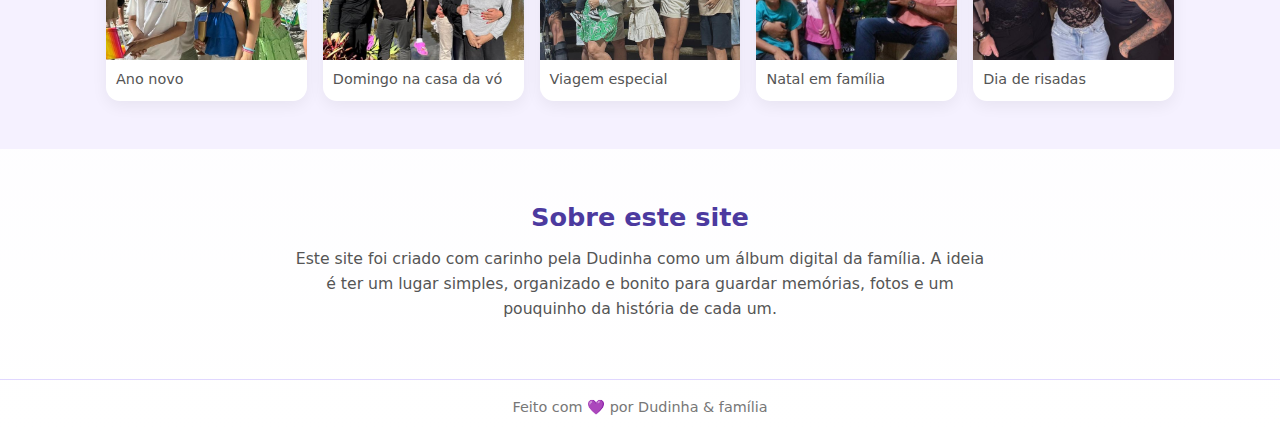
<file: Maria/index.html>
<!DOCTYPE html>
<html lang="pt-BR">
<head>
  <meta charset="UTF-8">
  <title>Família da Dudinha</title>
  <meta name="viewport" content="width=device-width, initial-scale=1.0">
  <link rel="stylesheet" href="style.css">
</head>
<body>
  <!-- Cabeçalho -->
  <header class="topo">
    <div class="container">
      <h1 class="logo">Família da Dudinha</h1>
      <nav class="menu">
        <a href="#inicio">Início</a>
        <a href="#familia">Nossa Família</a>
        <a href="#galeria">Galeria</a>
        <a href="#sobre">Sobre o site</a>
      </nav>
    </div>
  </header>

  <!-- Seção inicial -->
  <main>
    <section id="inicio" class="secao destaque">
      <div class="container destaque-conteudo">
        <div class="texto">
          <h2>Oi, eu sou a Dudinha 💜</h2>
          <p>
            E esse é o nosso cantinho especial em família.  
            Aqui eu juntei fotos, lembranças e um pouquinho da história
            de quem faz parte da minha vida todos os dias.
          </p>
          <p>
            Sinta-se em casa, pode ir rolando a página e conhecendo
            cada pessoa que mora no meu coração.
          </p>
        </div>
        <div class="imagem">
          <!-- Troca essa imagem pela foto da tua família -->
          <img src="imagens/familia.jpg" alt="Foto da família da Dudinha" class="principal">
        </div>
      </div>
    </section>

    <!-- Seção família -->
    <section id="familia" class="secao">
      <div class="container">
        <h2 class="titulo-secao">Nossa Família</h2>
        <p class="subtitulo-secao">
          Cada pessoa aqui tem um jeitinho único, e juntas formamos algo muito especial.
        </p>

        <div class="cards-familia">
          <!-- Pessoa 1 -->
          <article class="card">
            <img src="imagens/mae.jpg" alt="Foto da mãe">
            <h3>Mãe</h3>
            <p>Carinhosa, forte e sempre pronta pra cuidar de todo mundo.</p>
          </article>

          <!-- Pessoa 2 -->
          <article class="card">
            <img src="imagens/pai.jpg" alt="Foto do pai">
            <h3>Pai</h3>
            <p>Engraçado, parceiro e o rei das histórias em família.</p>
          </article>

          <!-- Pessoa 3 -->
          <article class="card">
            <img src="imagens/avos.jpg" alt="Foto da Avos">
            <h3>Dudinha</h3>
            <p>Sonhadora, cheia de ideias e eternamente apaixonada pela família.</p>
          </article>

          <!-- Pessoa 4 -->
          <article class="card">
            <img src="imagens/irmaos.jpg" alt="Foto do irmão ou irmã">
            <h3>Irmão / Irmã</h3>
            <p>Companheiro(a) de risadas, brincadeiras e segredos.</p>
          </article>

          <!-- Se tiver mais gente, é só copiar mais um card desses -->
        </div>
      </div>
    </section>

    <!-- Seção galeria -->
    <section id="galeria" class="secao fundo-suave">
      <div class="container">
        <h2 class="titulo-secao">Galeria de Momentos</h2>
        <p class="subtitulo-secao">
          Alguns registros de dias simples, viagens, festas e momentos que aquecem o coração.
        </p>

        <div class="grade-galeria">
          <!-- Troca os src pelas tuas fotos -->
          <figure class="item-galeria">
            <img src="imagens/familia.jpg" alt="Foto em família 1">
            <figcaption>Ano novo</figcaption>
          </figure>

          <figure class="item-galeria">
            <img src="imagens/casadavo.jpg" alt="Foto em família 2">
            <figcaption>Domingo na casa da vó</figcaption>
          </figure>

          <figure class="item-galeria">
            <img src="imagens/viagem.jpg" alt="Foto em família 3">
            <figcaption>Viagem especial</figcaption>
          </figure>

          <figure class="item-galeria">
            <img src="imagens/natal.jpg" alt="Foto em família 4">
            <figcaption>Natal em família</figcaption>
          </figure>

          <figure class="item-galeria">
            <img src="imagens/risadas.jpg" alt="Foto em família 5">
            <figcaption>Dia de risadas</figcaption>
          </figure>

        </div>
      </div>
    </section>

    <!-- Seção sobre o site -->
    <section id="sobre" class="secao">
      <div class="container">
        <h2 class="titulo-secao">Sobre este site</h2>
        <p class="texto-sobre">
          Este site foi criado com carinho pela Dudinha como um álbum digital da família.
          A ideia é ter um lugar simples, organizado e bonito para guardar memórias,
          fotos e um pouquinho da história de cada um.
        </p>
      </div>
    </section>
  </main>

  <!-- Rodapé -->
  <footer class="rodape">
    <div class="container">
      <p>Feito com 💜 por Dudinha &amp; família</p>
    </div>
  </footer>
</body>
</html>
</file>
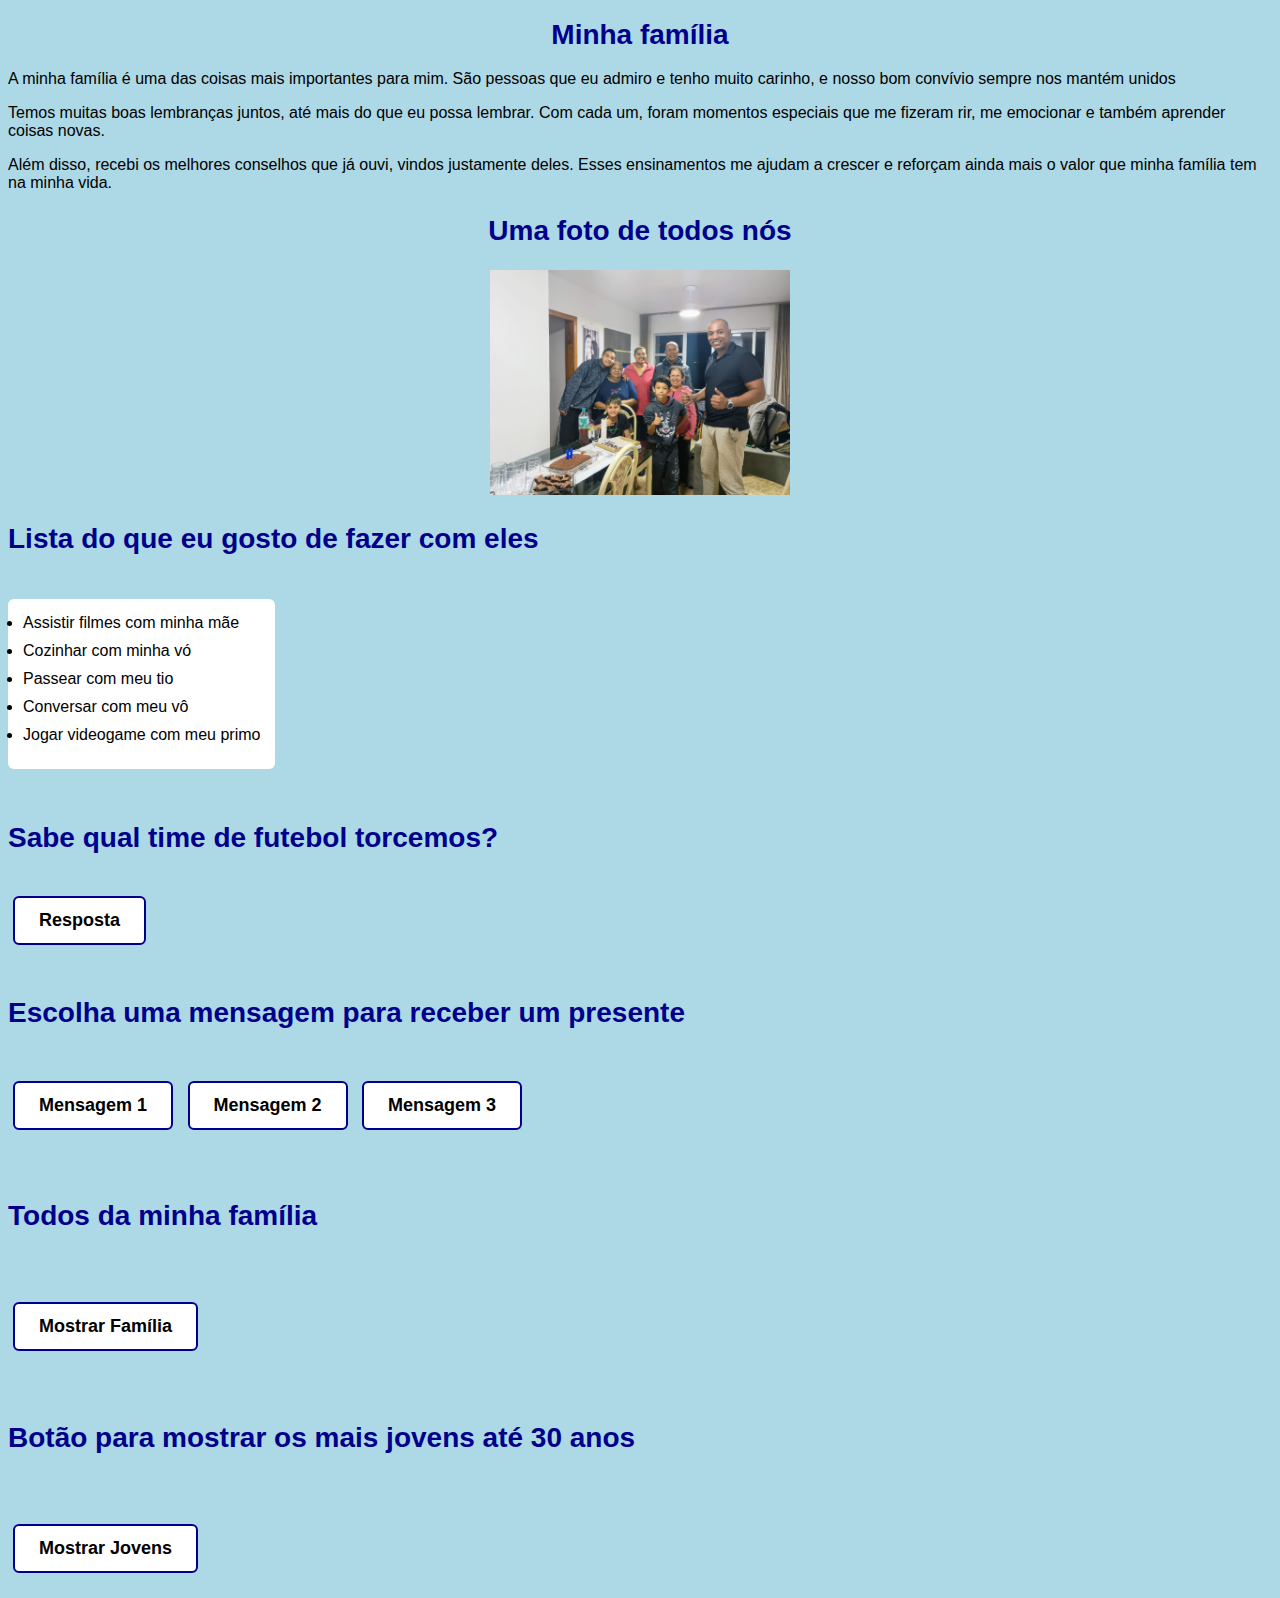
<file: Samuel/index.html>
<!DOCTYPE html>
<html lang="pt-BR">
<head>
  <meta charset="UTF-8">
  <meta name="viewport" content="width=device-width, initial-scale=1.0">
  <title>Minha Família</title>
  <style>
    body {
      background-color: lightblue;
      font-family: Arial, sans-serif;
    }
    .titulo {
      color: darkblue;
      font-weight: bold;
      font-size: 28px;
    }
    .texto {
      font-size: 18px;
      color: black;
    }
    .lista {
      background-color: white;
      padding: 15px;
      border-radius: 6px;
      display: inline-block;
      width: fit-content;
    }
    .lista li { margin-bottom: 10px; }
    h1, h2 { text-align: center; }
    h3 { text-align: left; }
    .bl1 {
      display: block;
      margin: 0 auto;
      width: 300px;
    }
    ul li { margin-bottom: 10px; }
    .botao {
      font-weight: bold;
      font-size: 18px;
      padding: 12px 24px;
      background-color: white;
      border: 2px solid darkblue;
      border-radius: 6px;
      cursor: pointer;
      margin: 5px;
    }
    .botao:hover { background-color: lightgray; }
    #resposta { transition: all 0.3s ease; }
  </style>
</head>
<body>
  <h1 class="titulo">Minha família</h1>
  <p >A minha família é uma das coisas mais importantes para mim. São pessoas que eu admiro e tenho muito carinho, e nosso bom convívio sempre nos mantém unidos</p>
   <p >Temos muitas boas lembranças juntos, até mais do que eu possa lembrar. Com cada um, foram momentos especiais que me fizeram rir, me emocionar e também aprender coisas novas.</p>
    <p >Além disso, recebi os melhores conselhos que já ouvi, vindos justamente deles. Esses ensinamentos me ajudam a crescer e reforçam ainda mais o valor que minha família tem na minha vida.</p>

  <h2 class="titulo">Uma foto de todos nós</h2>
  <img src="fm.jpeg" alt="Imagem para bloco de 300px" class="bl1">

  <h3 class="titulo">Lista do que eu gosto de fazer com eles</h3>
  <ul class="lista">
    <li>Assistir filmes com minha mãe</li>
    <li>Cozinhar com minha vó</li>
    <li>Passear com meu tio</li>
    <li>Conversar com meu vô</li>
    <li>Jogar videogame com meu primo</li>
  </ul>

  <h4 class="titulo">Sabe qual time de futebol torcemos?</h4>
  <button class="botao" onclick="mostrarResposta()">Resposta</button>
  <p id="resposta" style="display:none; color:red; font-size:32px; font-weight:bold;">Internacional</p>

  <h5 class="titulo">Escolha uma mensagem para receber um presente</h5>
  <button class="botao" onclick="mostrarMensagem(1)">Mensagem 1</button>
  <button class="botao" onclick="mostrarMensagem(2)">Mensagem 2</button>
  <button class="botao" onclick="mostrarMensagem(3)">Mensagem 3</button>
  <p id="mensagem" style="color:darkred; font-size:24px; font-weight:bold;"></p>

  <h6 class="titulo">Todos da minha família</h6>
  <button class="botao" onclick="mostrarFamilia()">Mostrar Família</button>
  <p id="familia" style="color:darkblue; font-size:20px; font-weight:bold;"></p>

    <h6 class="titulo">Botão para mostrar os mais jovens até 30 anos</h6>
    <button class="botao" onclick="mostrarJovens()">Mostrar Jovens</button>
    <p id="jovens" style="color:green; font-size:20px; font-weight:bold;"></p>

  <script>
    function mostrarResposta() {
      var texto = document.getElementById("resposta");
      texto.style.display = (texto.style.display === "none") ? "block" : "none";
    }
    var respostaEl = document.getElementById("resposta");
    respostaEl.addEventListener("mouseover", function() {
      if (respostaEl.style.display === "block") {
        respostaEl.style.fontSize = "36px";
        respostaEl.style.textDecoration = "underline";
      }
    });
    respostaEl.addEventListener("mouseout", function() {
      if (respostaEl.style.display === "block") {
        respostaEl.style.fontSize = "32px";
        respostaEl.style.textDecoration = "none";
      }
    });

    function mostrarMensagem(opcao) {
      var texto = document.getElementById("mensagem");
      switch(opcao) {
        case 1: texto.innerHTML = "Você terá sorte hoje"; break;
        case 2: texto.innerHTML = "Seu dia será normal"; break;
        case 3: texto.innerHTML = "Você receberá um presente de alguém conhecido hoje"; break;
        default: texto.innerHTML = "";
      }
    }

    function mostrarFamilia() {
      var familia = [
        ["Samuel", 16, "Filho"],
        ["Fernando", 43, "Pai"],
        ["Carolina", 40, "Mãe"],
        ["João", 80, "Vô"],
        ["Zelia", 60, "Vó"],
        ["Luis", 35, "Tio"],
        ["Juan", 12, "Primo"]
      ];

      var texto = "";
      for (var i = 0; i < familia.length; i++) {
        texto += "Nome: " + familia[i][0] +
                 " | Idade: " + familia[i][1] +
                 " | Papel: " + familia[i][2] + "<br>";
      }
      document.getElementById("familia").innerHTML = texto;
      console.log("Botão clicado: mostrarFamilia() executada."); 
    }

    function mostrarJovens() {
  var familia = [
    { nome: "Samuel", idade: 16, papel: "Filho" },
    { nome: "Fernando", idade: 43, papel: "Pai" },
    { nome: "Carolina", idade: 40, papel: "Mãe" },
    { nome: "João", idade: 80, papel: "Vô" },
    { nome: "Juan", idade: 12, papel: "Primo" }
  ];

  var i = 0;
  var texto = "";
  while (i < familia.length) {
    if (familia[i].idade < 30) {
      texto += familia[i].nome + " (" + familia[i].papel + ") tem " + familia[i].idade + " anos<br>";
    }
    i++;
  }
  document.getElementById("familia").innerHTML = texto;
}
  </script>
</body>
</html>
</file>
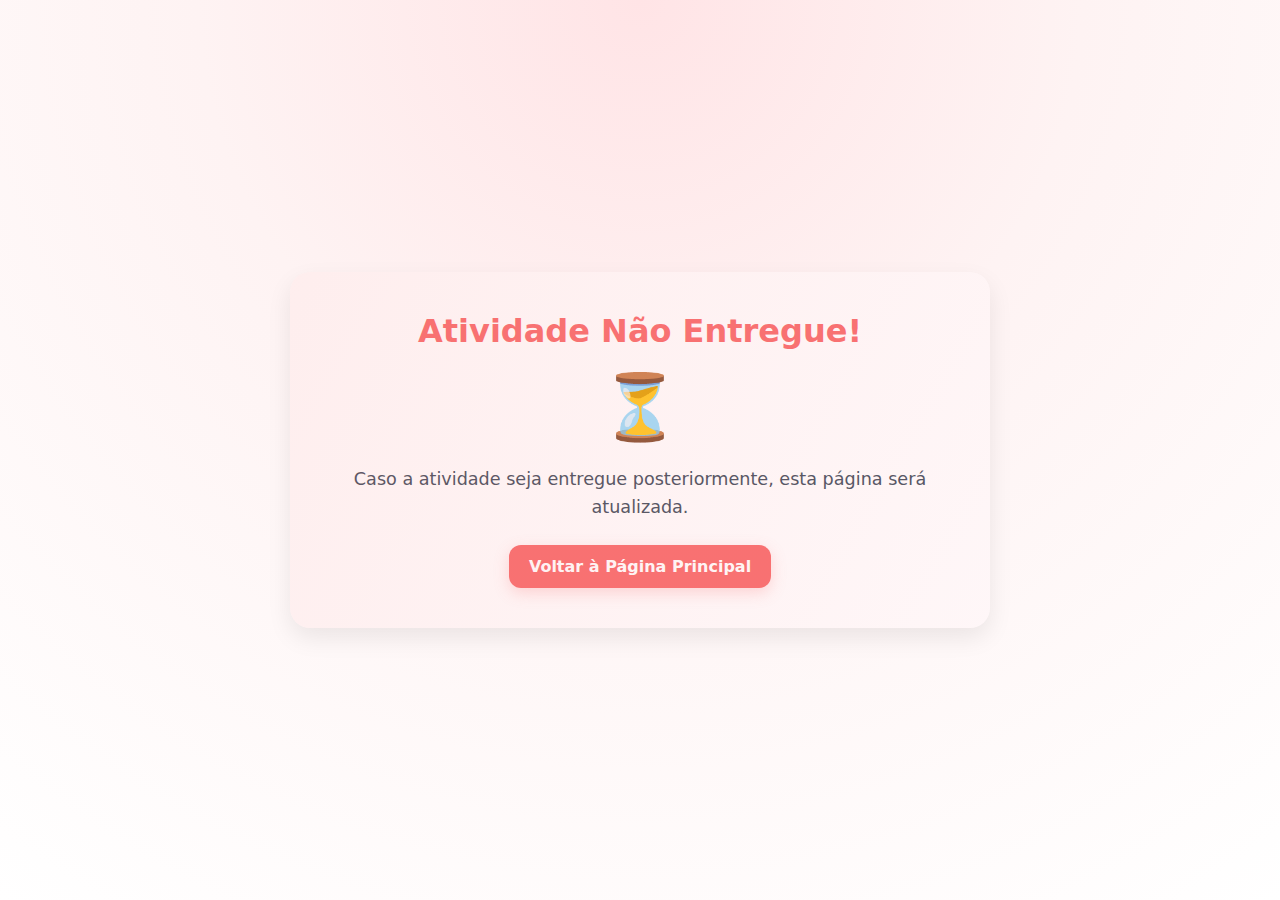
<file: erro.html>
<!DOCTYPE html>
<html lang="pt-BR">
<head>
    <meta charset="UTF-8">
    <title>Atividade Não Realizada</title>
    <meta name="viewport" content="width=device-width, initial-scale=1.0">
    <style>
        :root {
            --cor-fundo: #fef3f3;
            --cor-destaque: #f87171;
            --cor-destaque-2: #fb7185;
            --cor-texto: #1f2933;
            --cor-box: #ffffff;
            --sombra: 0 10px 25px rgba(0,0,0,0.08);
            --radius: 20px;
        }

        * {
            margin: 0;
            padding: 0;
            box-sizing: border-box;
        }

        body {
            min-height: 100vh;
            background: radial-gradient(circle at top, #ffe4e6 0, #fef3f3 40%, #ffffff 100%);
            display: flex;
            align-items: center;
            justify-content: center;
            padding: 24px;
            font-family: system-ui, -apple-system, BlinkMacSystemFont, "Segoe UI", sans-serif;
            color: var(--cor-texto);
        }

        .container {
            width: 100%;
            max-width: 700px;
            background: var(--cor-box);
            border-radius: var(--radius);
            padding: 40px 28px;
            box-shadow: var(--sombra);
            text-align: center;
            position: relative;
            overflow: hidden;
        }

        .decor {
            position: absolute;
            inset: 0;
            background: linear-gradient(120deg, rgba(248,113,113,0.12), rgba(251,113,133,0.06));
            pointer-events: none;
        }

        h1 {
            font-size: 2rem;
            color: var(--cor-destaque);
            font-weight: 700;
            margin-bottom: 12px;
        }

        p.mensagem {
            font-size: 1.1rem;
            color: #4b5563;
            margin-top: 12px;
            line-height: 1.6;
        }

        .icone {
            font-size: 4rem;
            margin: 20px 0;
            color: var(--cor-destaque-2);
        }

        .voltar {
            margin-top: 24px;
            display: inline-block;
            padding: 12px 20px;
            background: var(--cor-destaque);
            color: white;
            border-radius: 12px;
            text-decoration: none;
            font-weight: 600;
            box-shadow: 0 5px 15px rgba(248,113,113,0.25);
            transition: 0.2s ease;
        }

        .voltar:hover {
            background: var(--cor-destaque-2);
            transform: translateY(-2px);
            box-shadow: 0 10px 25px rgba(248,113,113,0.3);
        }

        @media (max-width: 600px) {
            .container {
                padding: 28px 20px;
            }
            h1 {
                font-size: 1.6rem;
            }
            .icone {
                font-size: 3rem;
            }
            p.mensagem {
                font-size: 1rem;
            }
        }
    </style>
</head>
<body>

    <main class="container">
        <div class="decor"></div>

        <h1>Atividade Não Entregue!</h1>

        <div class="icone">⏳</div>

        <p class="mensagem">
    
            Caso a atividade seja entregue posteriormente, esta página será atualizada.
        </p>

        <a href="index.html" class="voltar">Voltar à Página Principal</a>
    </main>

</body>
</html>
</file>
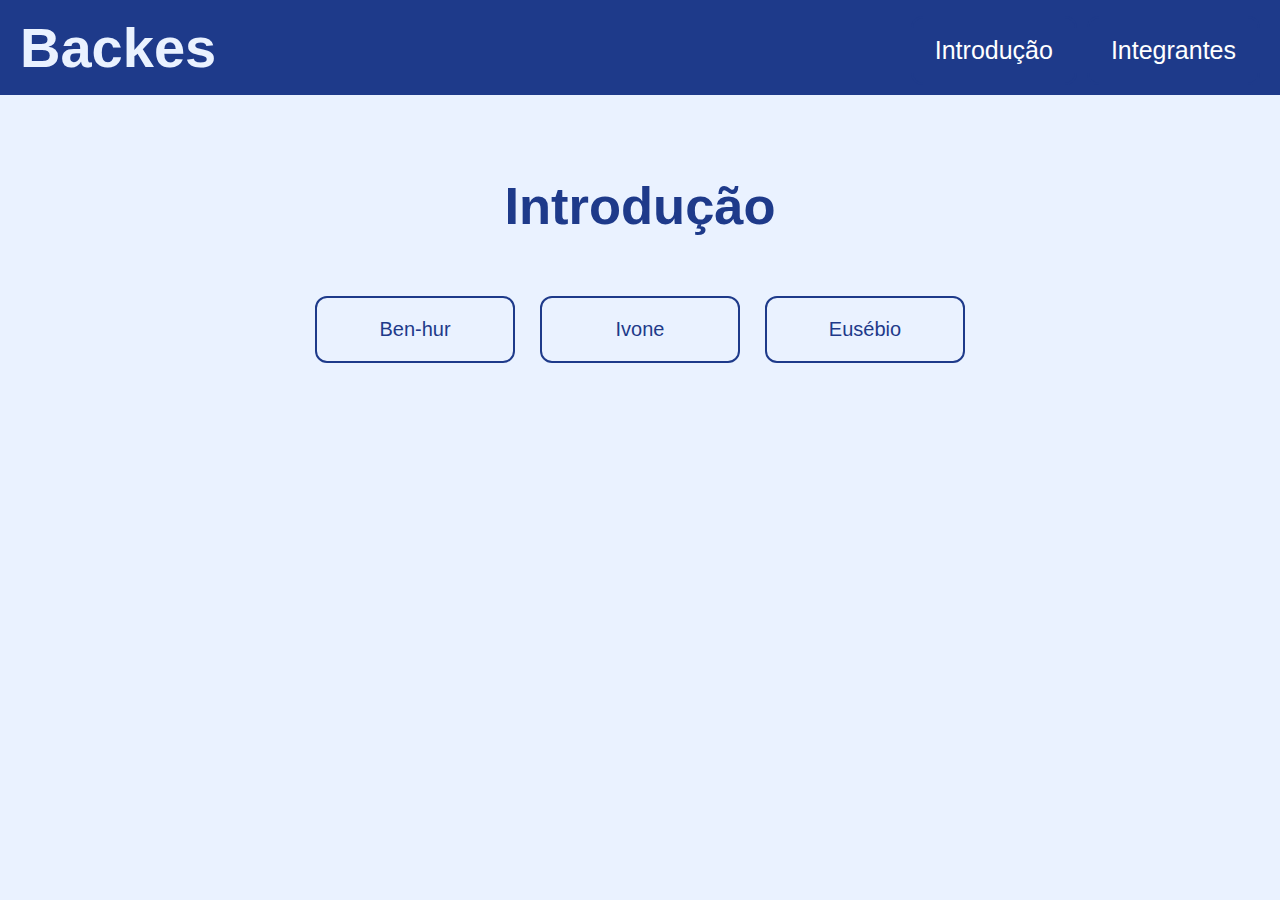
<file: ArthurB/integrantes.html>
<!DOCTYPE html>
<html lang="pt-br">
<head>
    <meta charset="UTF-8">
    <meta name="viewport" content="width=device-width, initial-scale=1.0">
    <title>Integrantes</title>
    <link rel="stylesheet" href="c.css">
</head>
<body>
    <header class="titulo">
    <h1>Backes</h1>
    <div class="botao-paginas">
    <a href="index.html">
    <button >Introdução</button>
    </a>
    <a href="integrantes.html">
    <button >Integrantes</button>
    </a>
    </div>
    </header>
    <div class="title">
            <br>
            <br>
            <h2><strong>Introdução</strong></h2>
            <br>
            <div class="integrantes">
            <button id="benhur">Ben-hur</button>
            <button id="ivone">Ivone</button>
            <button id="eusebio">Eusébio</button>
                    </div>
                    <h2 id="contexto"></h2>
                    <script src="j.js"></script>
</body>
</html>
</file>
<file: Andriele/style2.css>
body {
            background-color: #f7bfd8; 
            font-family: Arial, sans-serif;
            margin: 20px;
        }

        h1 {
            text-align: center;
            color: #fdeaf2; 
        }

        .caixa {
            background-color: #fbd5e5;
            color: #000000;
            padding: 15px;
            margin-bottom: 20px;
            border-radius: 8px;
            border: 2px solid #f0a6c9; 
        }

        .mensagem-especial {
            color: #c2185b;
            font-weight: bold;
        }

        .botao {
            padding: 10px 14px;
            background-color: #ff4fa3;
            color: white;
            border: none;
            border-radius: 6px;
            cursor: pointer;
        }

        .botao:hover {
            background-color: #d63384;
        }

/* Estilos específicos para a imagem da galeria */
.comida {
    width: 300px;
    display: block;
    max-width: 100%;
    height: auto;
    border-radius: 8px;
    box-shadow: 0 4px 8px rgba(0,0,0,0.2);
}
.casa {
    width: 300px;
    display: block;
    max-width: 100%;
    height: auto;
    border-radius: 8px;
    box-shadow: 0 4px 8px rgba(0,0,0,0.2);
}
.cavalo {
    width: 300px;
    display: block;
    max-width: 100%;
    height: auto;
    border-radius: 8px;
    box-shadow: 0 4px 8px rgba(0,0,0,0.2);
}
.pai {
    width: 300px;
    display: block;
    max-width: 100%;
    height: auto;
    border-radius: 8px;
    box-shadow: 0 4px 8px rgba(0,0,0,0.2);
}
.paii {
    width: 300px;
    display: block;
    max-width: 100%;
    height: auto;
    border-radius: 8px;
    box-shadow: 0 4px 8px rgba(0,0,0,0.2);
}
</file>
<file: ArthurB/c.css>
* {
    margin: 0;
    padding: 0;
    box-sizing: border-box;
}
body{
    font-family: Arial, Helvetica, sans-serif;
    background-color:#EAF2FF;
    min-height: 100vh;
    position: relative;
    padding-bottom: 80px;
}
.titulo {
    background-color: #1E3A8A;
    color: #EAF2FF;
    padding: 15px 20px;
    font-size: 28px;
    position: relative;
    text-align: left;
    width: 100%;
}
.title{
    margin: auto;
    text-align: center;
    color: #1E3A8A;
    font-size: 35px
}
button {
    background-color: #EAF2FF;
    color: #1E3A8A;
    padding: 34px 40px;
    border: 2px solid #1E3A8A;
    border-radius: 12px;
    font-size: 23px;
    cursor: pointer;
    transition: background-color 0.3s ease, color 0.3s ease;
    width: 100%;
}
button:hover{
    background-color: #1E3A8A;
    color: #EAF2FF;
}

.botao-paginas {
    position: absolute;
    bottom: 10px;      
    right: 20px;      
    display: flex;  
    gap: 10px;        
}
.botao-paginas button {
    background-color: transparent;
    color: white;
    padding: 18px 22px;
    border-radius: 12px;
    font-size: 25px;
    cursor: pointer;
    transition: background-color 0.3s ease, color 0.3s ease;
}
.botao-paginas button:hover {
    color: #3B82F6;
}
.integrantes {
    display: flex;
    justify-content: center;
    gap: 25px;        
    margin-top: 20px;
    flex-wrap: wrap;  
}

.integrantes button {
    width: 200px;       
    padding: 20px 0;     
    font-size: 20px;
}

#contexto {
    margin-top: 30px;
    color: #1E3A8A;
    font-size: 28px;
    text-align: center;
}
footer {
    background-color: #1E3A8A;
    color: white;
    text-align: center;
    padding: 20px;
    position: absolute;
    bottom: 0;
    width: 100%;
    font-size: 25px;
}
</file>
<file: ArthurL/styles.css>
:root {
    --primary-gradient: linear-gradient(135deg, #667eea 0%, #764ba2 100%);
    --secondary-gradient: linear-gradient(135deg, #f093fb 0%, #f5576c 100%);
    --accent-gradient: linear-gradient(135deg, #4facfe 0%, #00f2fe 100%);
    --dark-gradient: linear-gradient(135deg, #0f0c29 0%, #302b63 50%, #24243e 100%);
    
    --primary-color: #6366f1;
    --secondary-color: #8b5cf6;
    --accent-color: #ec4899;
    --text-dark: #1a1a2e;
    --text-light: #6b7280;
    --bg-light: #f8f9fa;
    --bg-white: #ffffff;
    --border-color: #e0e0e0;
    --shadow-sm: 0 2px 8px rgba(0, 0, 0, 0.08);
    --shadow-md: 0 4px 16px rgba(0, 0, 0, 0.12);
    --shadow-lg: 0 8px 32px rgba(0, 0, 0, 0.16);
    --shadow-xl: 0 16px 48px rgba(0, 0, 0, 0.2);
    
    --font-display: 'Playfair Display', serif;
    --font-body: 'Inter', sans-serif;
    
    --transition-fast: 0.2s ease;
    --transition-smooth: 0.4s cubic-bezier(0.4, 0, 0.2, 1);
    --transition-bounce: 0.6s cubic-bezier(0.68, -0.55, 0.265, 1.55);
}

* {
    margin: 0;
    padding: 0;
    box-sizing: border-box;
}

html {
    scroll-behavior: smooth;
}

body {
    font-family: var(--font-body);
    background-color: var(--bg-light);
    color: var(--text-dark);
    line-height: 1.7;
    transition: background-color var(--transition-smooth), color var(--transition-smooth);
    overflow-x: hidden;
}

.page-wrapper {
    min-height: 100vh;
    display: flex;
    flex-direction: column;
}

.hero-header {
    position: relative;
    background: var(--dark-gradient);
    color: white;
    text-align: center;
    padding: 120px 20px 80px;
    overflow: hidden;
}

.hero-header::before {
    content: '';
    position: absolute;
    top: 0;
    left: 0;
    right: 0;
    bottom: 0;
    background: url('data:image/svg+xml,<svg width="100" height="100" xmlns="http://www.w3.org/2000/svg"><defs><pattern id="grid" width="40" height="40" patternUnits="userSpaceOnUse"><path d="M 40 0 L 0 0 0 40" fill="none" stroke="rgba(255,255,255,0.05)" stroke-width="1"/></pattern></defs><rect width="100" height="100" fill="url(%23grid)"/></svg>');
    opacity: 0.3;
}

.hero-overlay {
    position: absolute;
    top: 0;
    left: 0;
    right: 0;
    bottom: 0;
    background: radial-gradient(circle at 50% 50%, rgba(139, 92, 246, 0.3), transparent 70%);
}

.hero-content {
    position: relative;
    z-index: 1;
    max-width: 900px;
    margin: 0 auto;
}

.hero-title {
    font-family: var(--font-display);
    font-size: clamp(2.5rem, 6vw, 4.5rem);
    font-weight: 700;
    margin-bottom: 20px;
    letter-spacing: -0.02em;
    text-shadow: 0 4px 20px rgba(0, 0, 0, 0.3);
    animation: fadeInUp 0.8s ease;
}

.hero-subtitle {
    font-size: clamp(1.1rem, 2.5vw, 1.5rem);
    font-weight: 300;
    opacity: 0.95;
    letter-spacing: 0.02em;
    animation: fadeInUp 1s ease 0.2s both;
}

.hero-divider {
    width: 100px;
    height: 4px;
    background: var(--primary-gradient);
    margin: 30px auto 0;
    border-radius: 2px;
    animation: expandWidth 1s ease 0.4s both;
}

@keyframes fadeInUp {
    from {
        opacity: 0;
        transform: translateY(30px);
    }
    to {
        opacity: 1;
        transform: translateY(0);
    }
}

@keyframes expandWidth {
    from {
        width: 0;
    }
    to {
        width: 100px;
    }
}

.main-content {
    flex: 1;
    max-width: 1200px;
    width: 100%;
    margin: 0 auto;
    padding: 60px 20px;
}

section {
    background-color: var(--bg-white);
    margin-bottom: 40px;
    padding: 50px;
    border-radius: 24px;
    box-shadow: var(--shadow-sm);
    transition: all var(--transition-smooth);
    border: 1px solid var(--border-color);
}

section:hover {
    box-shadow: var(--shadow-md);
    transform: translateY(-2px);
}

.section-header {
    display: flex;
    align-items: center;
    gap: 20px;
    margin-bottom: 40px;
    padding-bottom: 20px;
    border-bottom: 2px solid var(--border-color);
}

.section-number {
    font-family: var(--font-display);
    font-size: 2.5rem;
    font-weight: 700;
    background: var(--primary-gradient);
    -webkit-background-clip: text;
    -webkit-text-fill-color: transparent;
    background-clip: text;
    opacity: 0.8;
}

.section-title {
    font-family: var(--font-display);
    font-size: clamp(1.8rem, 4vw, 2.5rem);
    font-weight: 600;
    color: var(--text-dark);
    letter-spacing: -0.01em;
}

.content-grid {
    display: grid;
    grid-template-columns: repeat(auto-fit, minmax(280px, 1fr));
    gap: 30px;
}

.intro-card {
    padding: 30px;
    background: linear-gradient(135deg, #f8f9fa 0%, #ffffff 100%);
    border-radius: 16px;
    border: 1px solid var(--border-color);
    transition: all var(--transition-smooth);
}

.intro-card:hover {
    transform: translateY(-5px);
    box-shadow: var(--shadow-md);
    border-color: var(--primary-color);
}

.card-icon {
    font-size: 3rem;
    margin-bottom: 20px;
    filter: grayscale(0.2);
}

.intro-card p {
    font-size: 1.05rem;
    line-height: 1.8;
    color: var(--text-light);
}

.members-list {
    display: grid;
    grid-template-columns: repeat(auto-fit, minmax(200px, 1fr));
    gap: 20px;
    list-style: none;
}

.members-list li {
    padding: 25px 30px;
    background: var(--primary-gradient);
    color: white;
    border-radius: 12px;
    font-size: 1.2rem;
    font-weight: 600;
    text-align: center;
    box-shadow: var(--shadow-sm);
    transition: all var(--transition-smooth);
    cursor: default;
}

.members-list li:hover {
    transform: scale(1.05);
    box-shadow: var(--shadow-lg);
}

.moments-list {
    list-style: none;
    counter-reset: moments-counter;
}

.moments-list li {
    counter-increment: moments-counter;
    padding: 25px 30px 25px 70px;
    margin-bottom: 20px;
    background: linear-gradient(135deg, #ffffff 0%, #f8f9fa 100%);
    border-left: 4px solid var(--primary-color);
    border-radius: 12px;
    font-size: 1.15rem;
    position: relative;
    transition: all var(--transition-smooth);
}

.moments-list li::before {
    content: counter(moments-counter);
    position: absolute;
    left: 20px;
    top: 50%;
    transform: translateY(-50%);
    width: 36px;
    height: 36px;
    background: var(--primary-gradient);
    color: white;
    border-radius: 50%;
    display: flex;
    align-items: center;
    justify-content: center;
    font-weight: 700;
    font-size: 1rem;
}

.moments-list li:hover {
    transform: translateX(10px);
    box-shadow: var(--shadow-md);
    border-left-width: 6px;
}

.gallery-container {
    text-align: center;
}

.image-frame {
    position: relative;
    display: inline-block;
    padding: 20px;
    background: white;
    border-radius: 16px;
    box-shadow: var(--shadow-lg);
    transition: all var(--transition-smooth);
}

.image-frame:hover {
    transform: scale(1.02);
    box-shadow: var(--shadow-xl);
}

#foto-familia {
    max-width: 100%;
    height: auto;
    border-radius: 12px;
    display: block;
}

.image-caption {
    margin-top: 25px;
    font-size: 1.1rem;
    font-style: italic;
    color: var(--text-light);
}

.interactive-grid {
    display: grid;
    grid-template-columns: repeat(auto-fit, minmax(300px, 1fr));
    gap: 25px;
}

.interactive-card {
    padding: 30px;
    background: var(--bg-white);
    border: 2px solid var(--border-color);
    border-radius: 16px;
    transition: all var(--transition-smooth);
}

.interactive-card:hover {
    border-color: var(--primary-color);
    box-shadow: var(--shadow-md);
}

.interactive-card.full-width {
    grid-column: 1 / -1;
}

.card-title {
    font-family: var(--font-display);
    font-size: 1.4rem;
    font-weight: 600;
    color: var(--text-dark);
    margin-bottom: 20px;
}

.btn-modern {
    width: 100%;
    padding: 16px 32px;
    background: var(--primary-gradient);
    color: white;
    border: none;
    border-radius: 12px;
    font-size: 1.05rem;
    font-weight: 600;
    font-family: var(--font-body);
    cursor: pointer;
    transition: all var(--transition-smooth);
    box-shadow: var(--shadow-sm);
    position: relative;
    overflow: hidden;
}

.btn-modern::before {
    content: '';
    position: absolute;
    top: 50%;
    left: 50%;
    width: 0;
    height: 0;
    border-radius: 50%;
    background: rgba(255, 255, 255, 0.2);
    transform: translate(-50%, -50%);
    transition: width 0.6s, height 0.6s;
}

.btn-modern:hover::before {
    width: 300px;
    height: 300px;
}

.btn-modern:hover {
    transform: translateY(-3px);
    box-shadow: var(--shadow-lg);
}

.btn-modern:active {
    transform: translateY(-1px);
}

.btn-text {
    position: relative;
    z-index: 1;
}

.special-message {
    margin-top: 20px;
    padding: 20px;
    background: linear-gradient(135deg, #fce7f3 0%, #fbcfe8 100%);
    color: #be185d;
    border-radius: 12px;
    font-size: 1.2rem;
    font-weight: 600;
    text-align: center;
    border: 2px solid #f9a8d4;
    transition: all var(--transition-smooth);
}

.special-message.hidden {
    display: none;
    opacity: 0;
    transform: scale(0.9);
}

.special-message.visible {
    display: block;
    opacity: 1;
    transform: scale(1);
    animation: bounceIn 0.6s cubic-bezier(0.68, -0.55, 0.265, 1.55);
}

@keyframes bounceIn {
    0% {
        opacity: 0;
        transform: scale(0.3);
    }
    50% {
        opacity: 1;
        transform: scale(1.05);
    }
    70% {
        transform: scale(0.9);
    }
    100% {
        transform: scale(1);
    }
}

.select-wrapper {
    position: relative;
}

.custom-select {
    width: 100%;
    padding: 16px 20px;
    font-size: 1.05rem;
    font-family: var(--font-body);
    color: var(--text-dark);
    background-color: var(--bg-light);
    border: 2px solid var(--border-color);
    border-radius: 12px;
    cursor: pointer;
    transition: all var(--transition-fast);
    appearance: none;
    background-image: url('data:image/svg+xml,<svg width="12" height="8" viewBox="0 0 12 8" fill="none" xmlns="http://www.w3.org/2000/svg"><path d="M1 1L6 6L11 1" stroke="%236366f1" stroke-width="2" stroke-linecap="round"/></svg>');
    background-repeat: no-repeat;
    background-position: right 16px center;
    padding-right: 48px;
}

.custom-select:hover {
    border-color: var(--primary-color);
}

.custom-select:focus {
    outline: none;
    border-color: var(--primary-color);
    box-shadow: 0 0 0 4px rgba(99, 102, 241, 0.1);
}

.family-message {
    margin-top: 20px;
    padding: 20px;
    background: linear-gradient(135deg, #dbeafe 0%, #bfdbfe 100%);
    border-radius: 12px;
    color: #1e40af;
    font-size: 1.05rem;
    font-weight: 500;
    border: 2px solid #93c5fd;
    min-height: 60px;
    display: flex;
    align-items: center;
    transition: all var(--transition-smooth);
    opacity: 0;
    transform: translateY(-10px);
}

.family-message.active {
    opacity: 1;
    transform: translateY(0);
}

.profile-data {
    margin-top: 20px;
    opacity: 0;
    transform: translateY(-10px);
    transition: all var(--transition-smooth);
}

.profile-data.active {
    opacity: 1;
    transform: translateY(0);
}

.profile-header {
    padding: 15px 20px;
    background: var(--primary-gradient);
    color: white;
    border-radius: 12px 12px 0 0;
    margin: -10px -10px 0 -10px;
}

.profile-header h4 {
    font-size: 1.3rem;
    font-weight: 600;
}

.profile-details {
    padding: 20px 10px 10px;
}

.profile-item {
    display: flex;
    justify-content: space-between;
    padding: 12px 0;
    border-bottom: 1px solid var(--border-color);
}

.profile-item:last-child {
    border-bottom: none;
}

.profile-label {
    font-weight: 600;
    color: var(--text-light);
}

.profile-value {
    font-weight: 500;
    color: var(--text-dark);
}

.hover-card {
    background: linear-gradient(135deg, #fff7ed 0%, #fed7aa 100%);
    border: 2px dashed #fb923c;
    cursor: pointer;
}

.hover-card:hover {
    background: linear-gradient(135deg, #fb923c 0%, #f97316 100%);
    border-style: solid;
    border-color: #ea580c;
    transform: scale(1.02);
}

.hover-content {
    padding: 20px;
    text-align: center;
}

.hover-text {
    font-size: 1.15rem;
    font-weight: 600;
    color: #9a3412;
    transition: all var(--transition-smooth);
}

.hover-card:hover .hover-text {
    color: white;
}

.table-wrapper {
    overflow-x: auto;
    border-radius: 12px;
    box-shadow: var(--shadow-sm);
}

.family-table {
    width: 100%;
    border-collapse: collapse;
    background: white;
    border-radius: 12px;
    overflow: hidden;
}

.family-table thead {
    background: var(--primary-gradient);
}

.family-table th {
    padding: 20px;
    text-align: center;
    color: white;
    font-size: 1.15rem;
    font-weight: 600;
    text-transform: uppercase;
    letter-spacing: 0.05em;
}

.family-table td {
    padding: 18px 20px;
    text-align: center;
    font-size: 1.05rem;
    border-bottom: 1px solid var(--border-color);
    transition: all var(--transition-fast);
}

.family-table tbody tr {
    transition: all var(--transition-fast);
}

.family-table tbody tr:nth-child(even) {
    background-color: var(--bg-light);
}

.family-table tbody tr:hover {
    background-color: #e0e7ff;
    transform: scale(1.01);
}

.family-table tbody tr:last-child td {
    border-bottom: none;
}

.site-footer {
    background: var(--dark-gradient);
    color: white;
    text-align: center;
    padding: 50px 20px;
    margin-top: auto;
}

.footer-content {
    max-width: 800px;
    margin: 0 auto;
}

.footer-text {
    font-size: 1.1rem;
    font-weight: 500;
    margin-bottom: 15px;
}

.footer-divider {
    width: 60px;
    height: 3px;
    background: var(--primary-gradient);
    margin: 20px auto;
    border-radius: 2px;
}

.footer-tagline {
    font-size: 0.95rem;
    opacity: 0.8;
    font-style: italic;
}

@media (max-width: 768px) {
    .hero-header {
        padding: 80px 20px 60px;
    }
    
    .main-content {
        padding: 40px 15px;
    }
    
    section {
        padding: 30px 20px;
        margin-bottom: 30px;
    }
    
    .section-header {
        flex-direction: column;
        align-items: flex-start;
        gap: 10px;
    }
    
    .section-number {
        font-size: 2rem;
    }
    
    .content-grid {
        grid-template-columns: 1fr;
    }
    
    .interactive-grid {
        grid-template-columns: 1fr;
    }
    
    .members-list {
        grid-template-columns: 1fr;
    }
    
    .moments-list li {
        padding: 20px 20px 20px 60px;
    }
    
    .image-frame {
        padding: 15px;
    }
}

@media (max-width: 480px) {
    .hero-title {
        font-size: 2rem;
    }
    
    .hero-subtitle {
        font-size: 1rem;
    }
    
    section {
        padding: 25px 15px;
        border-radius: 16px;
    }
    
    .section-title {
        font-size: 1.5rem;
    }
    
    .btn-modern {
        padding: 14px 24px;
        font-size: 1rem;
    }
}
</file>
<file: Carolina/style.css>
:root {
    --cor-fundo-principal: #FBEFEF;
    --cor-primaria: #8B0000;
    --cor-secundaria: #A52A2A;
    --cor-texto-claro: #FFFFFF;
    --cor-texto-escuro: #333333;
}
body {
    font-family: Arial, sans-serif;
    background-color: var(--cor-fundo-principal);
    color: var(--cor-texto-escuro);
    margin: 0;
    padding: 0;
}
.cabecalho {
    background-color: var(--cor-primaria);
    color: var(--cor-texto-claro);
    padding: 20px 0;
    text-align: center;
}
h1 {
    font-size: 2.5em;
    margin-bottom: 10px;
}
h2, h3, h4 {
    color: var(--cor-secundaria);
    margin-top: 25px;
    margin-bottom: 15px;
}
p {
    line-height: 1.6;
    margin-bottom: 15px;
    font-size: 1.1em;
}
.conteudo-principal {
    width: 80%;
    margin: 40px auto;
    padding: 20px;
    background-color: #FFFFFF;
    box-shadow: 0 0 10px rgba(0, 0, 0, 0.1);
}

.secao-info, .secao-js, .secao-evento {
    padding: 20px;
    margin-bottom: 30px;
    border-left: 5px solid var(--cor-secundaria);
}

img {
    max-width: 100%;
    height: auto;
    display: block;
    margin: 20px auto;
    border-radius: 8px;
}
ul {
    list-style-type: square;
    margin-left: 25px;
}
.paragrafo-destaque {
    font-style: italic;
    font-size: 1.2em;
    color: #F8DCDC;
    margin-top: 0;
}
.mensagem-personalizada {
    border: 2px dashed var(--cor-secundaria);
    padding: 10px;
    margin-top: 15px;
    font-weight: bold;
    text-align: center;
}
.area-interativa {
    background-color: #EFEFEF;
    padding: 30px;
    margin: 20px 0;
    text-align: center;
    font-weight: bold;
    transition: background-color 0.3s, color 0.3s;
    cursor: pointer;
}
button {
    background-color: var(--cor-primaria);
    color: var(--cor-texto-claro);
    border: none;
    padding: 10px 15px;
    margin-right: 10px;
    margin-bottom: 10px;
    border-radius: 5px;
    cursor: pointer;
    transition: background-color 0.3s;
}
button:hover {
    background-color: #A50000;
}
footer {
    text-align: center;
    padding: 15px 0;
    background-color: var(--cor-secundaria);
    color: var(--cor-texto-claro);
    margin-top: 30px;
}
#lista-familiares-js li {
    background-color: #FFF0F0;
    margin-bottom: 5px;
    padding: 5px;
    border-radius: 3px;
}
</file>
<file: DaviM/style.css>
/* Estilo geral do corpo */
body {
    font-family: Arial, sans-serif;
    background-color: #f4f4f4; /* Cor de fundo */
    color: #333; /* Cor da fonte principal */
    margin: 0;
    padding: 0;
}

/* Classe para o cabeçalho */
.cabecalho {
    background-color: #4a69bd; /* Cor de fundo diferente */
    color: white; /* Cor da fonte */
    padding: 20px;
    text-align: center; /* Elemento centralizado */
}

h1, h2, h3 {
    color: #1e3799;
}

h1 {
    font-size: 2.5em; /* Tamanho de texto */
}

h2 {
    font-size: 1.8em;
}

/* Classes para organizar conteúdo */
.secao-membros, .secao-lista, .secao-switch {
    margin: 20px; /* Margens */
    padding: 15px; /* Espaçamento interno */
    background-color: #ffffff;
    border-radius: 8px;
}

img {
    display: block;
    margin: 15px auto; /* Centralizar imagem */
    max-width: 100%;
    border-radius: 5px;
}

button {
    background-color: #4a69bd;
    color: white;
    border: none;
    padding: 10px 15px;
    cursor: pointer;
    font-size: 1em;
    margin: 5px;
}

button:hover {
    background-color: #1e3799;
}

/* Classe criada por você para esconder a mensagem */
.mensagem-escondida {
    display: none;
    color: green;
    font-weight: bold;
}
</file>
<file: Maria/style.css>
/* Reset básico */
* {
  margin: 0;
  padding: 0;
  box-sizing: border-box;
}

/* Fonte e fundo geral */
body {
  font-family: system-ui, -apple-system, BlinkMacSystemFont, "Segoe UI", sans-serif;
  background: linear-gradient(180deg, #f7f3ff, #ffffff);
  color: #333;
  line-height: 1.6;
}

/* Container centralizado */
.container {
  width: 100%;
  max-width: 1100px;
  margin: 0 auto;
  padding: 0 16px;
}

/* Cabeçalho */
.topo {
  position: sticky;
  top: 0;
  z-index: 10;
  background: rgba(255, 255, 255, 0.9);
  backdrop-filter: blur(12px);
  border-bottom: 1px solid #e0d7ff;
}

.topo .container {
  display: flex;
  align-items: center;
  justify-content: space-between;
  padding: 12px 16px;
}

.logo {
  font-size: 1.3rem;
  font-weight: 700;
  color: #6b4bbd;
}

/* Menu */
.menu a {
  margin-left: 16px;
  text-decoration: none;
  font-size: 0.95rem;
  color: #5a4a88;
  padding: 6px 10px;
  border-radius: 999px;
  transition: background 0.2s, transform 0.1s;
}

.menu a:hover {
  background: #e8deff;
  transform: translateY(-1px);
}

/* Seções */
.secao {
  padding: 48px 0;
}

.destaque {
  padding-top: 70px;
}

/* Seção destaque (início) */
.destaque-conteudo {
  display: flex;
  flex-wrap: wrap;
  align-items: center;
  gap: 32px;
}

.destaque .texto {
  flex: 1 1 280px;
}

.destaque .texto h2 {
  font-size: 2rem;
  margin-bottom: 12px;
  color: #4c3a9f;
}

.destaque .texto p {
  font-size: 1rem;
  margin-bottom: 10px;
  color: #555;
}

.destaque .imagem {
  flex: 1 1 260px;
  display: flex;
  justify-content: center;
}

.destaque .imagem img {
  max-width: 100%;
  border-radius: 18px;
  box-shadow: 0 10px 25px rgba(0, 0, 0, 0.12);
  object-fit: cover;
}

/* Títulos de seção */
.titulo-secao {
  text-align: center;
  font-size: 1.6rem;
  margin-bottom: 8px;
  color: #4c3a9f;
}

.subtitulo-secao {
  text-align: center;
  font-size: 0.98rem;
  margin-bottom: 28px;
  color: #666;
}

/* Cards de família */
.cards-familia {
  display: grid;
  grid-template-columns: repeat(auto-fit, minmax(180px, 1fr));
  gap: 20px;
}

.card {
  background: #ffffff;
  border-radius: 16px;
  padding: 16px;
  text-align: center;
  box-shadow: 0 6px 18px rgba(0, 0, 0, 0.06);
  transition: transform 0.15s, box-shadow 0.15s;
}

.principal {
  border-radius: 18px;
  box-shadow: 0 10px 25px rgba(0, 0, 0, 0.12);
  width: 60%;
  height: auto;
  object-fit: cover;
}
.card img {
  width: 100%;
  height: 160px;
  object-fit: cover;
  border-radius: 12px;
  margin-bottom: 10px;
}

.card h3 {
  font-size: 1.05rem;
  color: #4c3a9f;
  margin-bottom: 6px;
}

.card p {
  font-size: 0.95rem;
  color: #555;
}

.card:hover {
  transform: translateY(-4px);
  box-shadow: 0 10px 22px rgba(0, 0, 0, 0.08);
}

/* Fundo suave para a galeria */
.fundo-suave {
  background: #f5f1ff;
}

/* Galeria */
.grade-galeria {
  display: grid;
  grid-template-columns: repeat(auto-fit, minmax(180px, 1fr));
  gap: 16px;
}

.item-galeria {
  background: #ffffff;
  border-radius: 14px;
  overflow: hidden;
  box-shadow: 0 5px 16px rgba(0, 0, 0, 0.06);
}

.item-galeria img {
  width: 100%;
  height: 160px;
  object-fit: cover;
  display: block;
}

.item-galeria figcaption {
  padding: 8px 10px 10px;
  font-size: 0.9rem;
  color: #555;
}

/* Sobre o site */
.texto-sobre {
  max-width: 700px;
  margin: 0 auto 10px;
  font-size: 0.98rem;
  color: #555;
  text-align: center;
}

/* Rodapé */
.rodape {
  border-top: 1px solid #e0d7ff;
  padding: 16px 0;
  text-align: center;
  font-size: 0.9rem;
  color: #777;
}

/* Rolagem suave */
html {
  scroll-behavior: smooth;
}

/* Responsividade */
@media (max-width: 640px) {
  .topo .container {
    flex-direction: column;
    align-items: flex-start;
    gap: 6px;
  }

  .menu a {
    margin-left: 0;
    margin-right: 8px;
    font-size: 0.9rem;
  }

  .destaque-conteudo {
    flex-direction: column-reverse;
  }

  .destaque .texto h2 {
    font-size: 1.6rem;
  }
}
</file>
